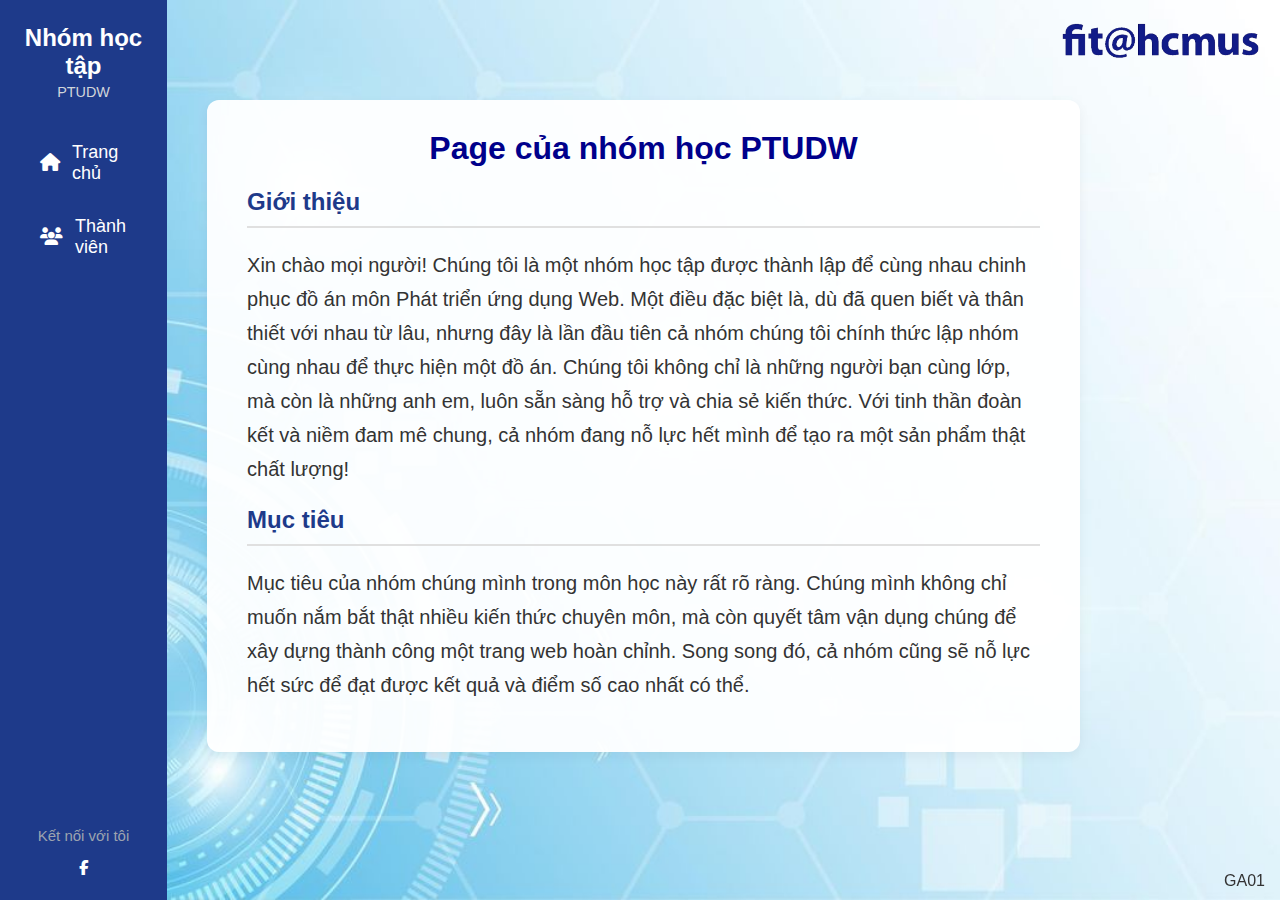
<file: index.html>
<!DOCTYPE html>
<html lang="vi">
<head>
    <meta charset="UTF-8">
    <meta name="viewport" content="width=device-width, initial-scale=1.0">
    <title>Trang chủ - Nhóm PTUDW</title>
    
    <!-- Thư viện sài icon -->
    <link rel="stylesheet" href="https://cdnjs.cloudflare.com/ajax/libs/font-awesome/6.5.1/css/all.min.css">
    
    <style>
        body {
            background-image: url('img/logo.png'), url('img/bg.png');
            background-repeat: no-repeat, no-repeat;
            background-position: right 20px top 20px, center center;
            background-attachment: fixed, fixed;
            background-size: 200px, cover;
            margin: 0;
            font-family: -apple-system, BlinkMacSystemFont, "Segoe UI", Roboto, Helvetica, Arial, sans-serif;
            color: #333;
            display: flex; 
            min-height: 100vh;
        }

        .sidebar {
            width: 600px; 
            background-color: #1e3a8a; 
            color: #ffffff;
            display: flex;
            flex-direction: column; 
            padding: 24px;
            height: 100vh; 
            box-sizing: border-box; 
            position: sticky; 
            top: 0;
        }

        .sidebar-header {
            text-align: center;
            margin-bottom: 30px;
        }

        .sidebar-header h2 {
            margin: 0;
            font-size: 1.5rem;
        }

        .sidebar-header p {
            margin: 4px 0 0;
            color: #d1d5db;
            font-size: 0.9rem;
        }

        .sidebar-nav {
            flex-grow: 1; 
        }

        .sidebar-nav ul {
            list-style: none; 
            padding: 0;
            margin: 0;
        }

        .sidebar-nav li {
            margin-bottom: 8px;
        }

        .sidebar-nav a {
            display: flex;
            align-items: center;
            padding: 12px 16px;
            border-radius: 8px;
            font-weight: 500;
            font-size: large; 
            text-decoration: none;
            color: #ffffff;
            transition: all 0.3s ease;
        }

        .sidebar-nav a i {
            width: 24px;
            margin-right: 12px; 
            text-align: center;
        }
        
        .sidebar-nav a:hover { 
            background-color: #1e40af; 
            transform: translateX(5px); 
        }

        .sidebar-footer {
            margin-top: auto; 
            text-align: center;
            color: #9ca3af; 
            font-size: 15px;
        }

        .sidebar-footer a {
            color: #ffffff; 
            text-decoration: none;
            margin: 0 5px;
        }

        .main-content {
            flex-grow: 1; 
            padding: 40px;
            overflow-y: auto; 
        }

        .main-content footer {
            position: fixed;
            bottom: 0;
            right: 0;
            padding: 10px 15px;
        }

        /* Tạo cái khung */
        .content-card {
            background-color: rgba(255, 255, 255, 0.95); 
            border-radius: 12px;
            padding: 30px 40px;
            box-shadow: 0 4px 12px rgba(0, 0, 0, 0.05);
            max-width: calc(100% - 240px); 
            margin-top: 60px;
        }

        .content-card h1 {
            color: darkblue; 
            text-align: center; 
            margin-top: 0;
        }

        .content-card h2 {
            color: #1e3a8a; 
            border-bottom: 2px solid #e0e0e0;
            padding-bottom: 10px;
        }
        
        .content-card p {
            font-size: 20px; 
            line-height: 1.7; 
        }

        .content-card li {
            font-size: 20px; 
            line-height: 1.7; 
        }

    </style>
</head>
<body>

    <aside class="sidebar">
        
        <div class="sidebar-header">
            <h2>Nhóm học tập</h2>
            <p>PTUDW</p>
        </div>
        
        <nav class="sidebar-nav">
            <ul>
                <li> 
                    <a href="index.html" class="active">
                        <i class="fas fa-home"></i> Trang chủ
                    </a>
                </li>
                <li> 
                    <a href="members.html">
                        <i class="fas fa-users"></i> Thành viên
                    </a>
                </li>
            </ul>
        </nav>

        <footer class="sidebar-footer">
            <p>Kết nối với tôi</p>
            <a href="https://www.facebook.com/share/g/19oiQixM4S/"><i class="fab fa-facebook-f"></i></a>
        </footer>
    </aside>

    <main class="main-content">

        <div class="content-card">
            
            <h1 style="color:darkblue; text-align:center">Page của nhóm học PTUDW</h1>
    
            <section>
                <h2> Giới thiệu </h2>
                <p>Xin chào mọi người! Chúng tôi là một nhóm học tập được thành lập để cùng nhau chinh phục đồ án môn Phát triển ứng dụng Web.
                    Một điều đặc biệt là, dù đã quen biết và thân thiết với nhau từ lâu, nhưng đây là lần đầu tiên cả nhóm chúng tôi chính thức lập nhóm cùng nhau để thực hiện một đồ án.
                    Chúng tôi không chỉ là những người bạn cùng lớp, mà còn là những anh em, luôn sẵn sàng hỗ trợ và chia sẻ kiến thức. Với tinh thần đoàn kết và niềm đam mê chung, cả nhóm đang nỗ lực hết mình để tạo ra một sản phẩm thật chất lượng!
            </section>

            <section>
                <h2> Mục tiêu </h2>
                <p>
                    Mục tiêu của nhóm chúng mình trong môn học này rất rõ ràng. Chúng mình không chỉ muốn nắm bắt thật nhiều kiến thức chuyên môn, mà còn quyết tâm vận dụng chúng để xây dựng thành công một trang web hoàn chỉnh. Song song đó, cả nhóm cũng sẽ nỗ lực hết sức để đạt được kết quả và điểm số cao nhất có thể.
                </p>
            </section>
            
            <footer>
                GA01
            </footer>
            
        </div> 
    </main>

</body>
</html>
</file>
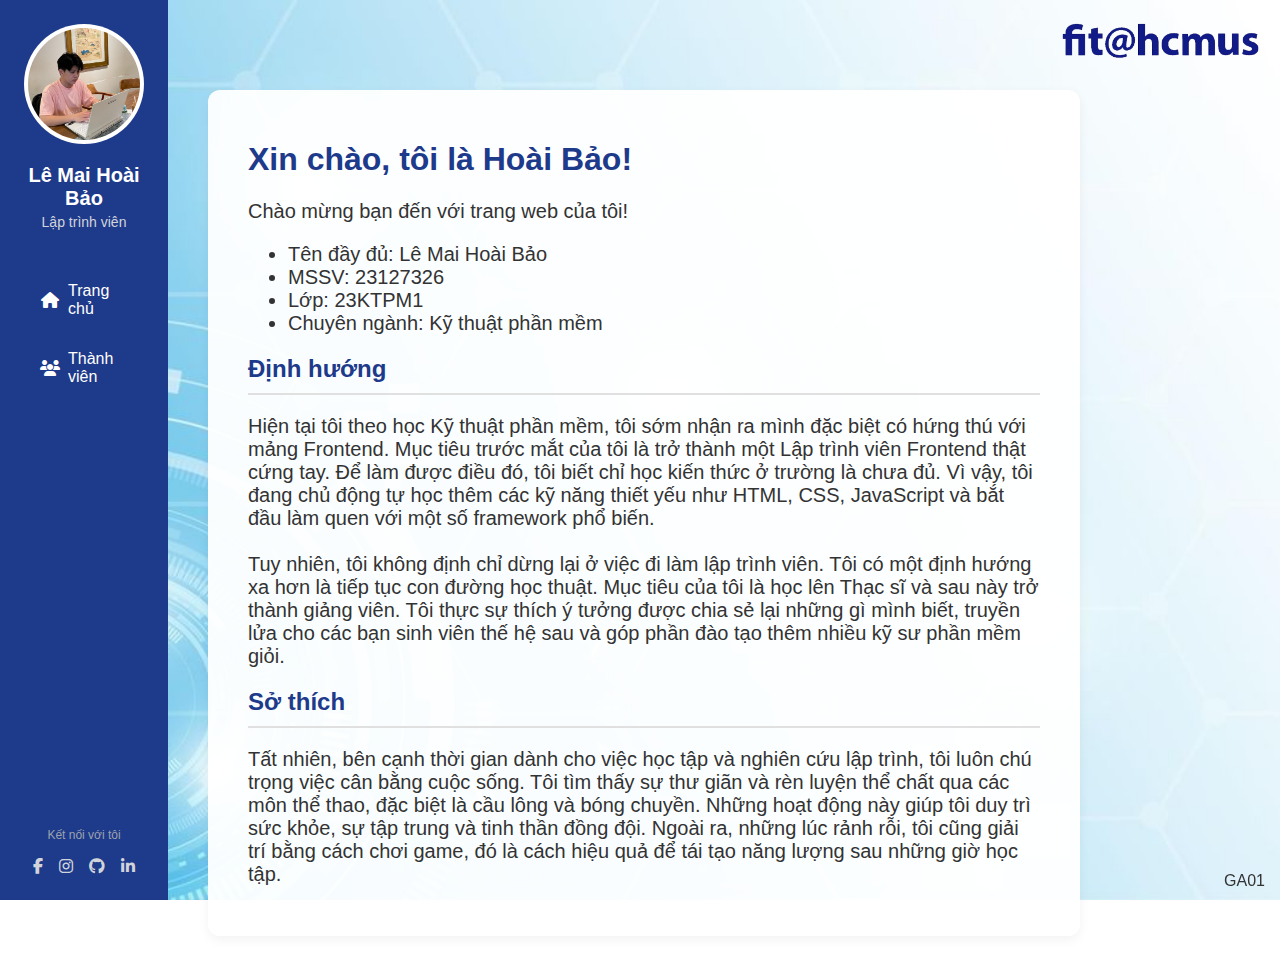
<file: bao.html>
<!DOCTYPE html>
<html lang="vi">
<head>
    <meta charset="UTF-8">
    <meta name="viewport" content="width=device-width, initial-scale=1.0">
    <title>Trang của Bảo</title>
    
    <!-- thư viện sài icon -->
    <link rel="stylesheet" href="https://cdnjs.cloudflare.com/ajax/libs/font-awesome/6.5.1/css/all.min.css">
    
    <style>
        body {
            background-image: url('img/logo.png'), url('img/bg.png');
            background-repeat: no-repeat, no-repeat;
            background-position: right 20px top 20px, center center;
            background-attachment: fixed, fixed;
            background-size: 200px, cover;
            margin: 0;
            font-family: -apple-system, BlinkMacSystemFont, "Segoe UI", Roboto, Helvetica, Arial, sans-serif;
            color: #333;
            display: flex; 
            min-height: 100vh;
        }

        /* --- Bố cục Sidebar và Nội dung chính --- */
        .sidebar {
            width: 500px;
            background-color: #1e3a8a;
            color: #ffffff;
            display: flex;
            flex-direction: column;
            padding: 24px;
            height: 100vh;
            box-sizing: border-box; 
        }

        .main-content {
            flex-grow: 1;
            padding: 40px;
        }

        .user-profile {
            text-align: center;
            margin-bottom: 40px;
        }

        .user-profile .avatar {
            width: 112px;
            height: 112px;
            border-radius: 50%;
            margin: 0 auto 16px;
            border: 4px solid rgba(255, 255, 255, 0.5);
            object-fit: cover;
            background-color: white;
        }

        .user-profile h1 {
            font-size: 1.25rem;
            font-weight: bold;
            margin: 0;
        }

        .user-profile p {
            font-size: 0.875rem;
            color: #d1d5db; 
            margin: 4px 0 0;
        }
        
        
        .sidebar-nav {
            flex-grow: 1;
        }

        .sidebar-nav a {
            display: flex;
            align-items: center;
            padding: 12px 16px;
            border-radius: 8px;
            margin-bottom: 8px;
            font-weight: 500;
            text-decoration: none;
            color: #ffffff;
            transition: all 0.3s ease;
        }

        .sidebar-nav a i {
            width: 24px;
            margin-right: 8px;
            text-align: center;
        }
        
        .sidebar-nav a:hover {
            background-color: #1e40af;
            transform: translateX(5px);
        }
        
        /* --- Liên kết mạng xã hội --- */
        .social-links-container {
            margin-top: auto;
        }

        .social-links-container p {
            text-align: center;
            font-size: 0.75rem;
            color: #9ca3af;
            margin-bottom: 16px;
        }

        .social-links {
            display: flex;
            justify-content: center;
        }

        .social-links a {
            margin: 0 8px;
            color: #d1d5db;
            transition: color 0.2s ease-in-out;
        }

        .social-links a:hover {
            color: #ffffff;
        }

        .main-content footer {
            position: fixed;
            bottom: 0;
            right: 0;
            padding: 10px 15px;
        }

        .main-content h1 {
            color:#1e3a8a
        }

        .main-content h2 {
            color:#1e3a8a;
            border-bottom: 2px solid #e0e0e0;
            padding-bottom: 10px;
        }
        .main-content p {
            font-size: 20px;
        }
        .main-content ul {
            font-size: 20px;
        }

        .content-card {
            background-color: rgba(255, 255, 255, 0.95); 
            border-radius: 12px;
            padding: 30px 40px;
            box-shadow: 0 4px 12px rgba(0, 0, 0, 0.05);
            max-width: calc(100% - 240px); 
            margin-top: 50px;
        }
    </style>
</head>
<body>

    <aside class="sidebar">
        
        <!-- hình nền -->
        <div class="user-profile">
            <img src="img/hb.png" onerror="this.onerror=null;this.src='https://placehold.co/112x112/E2E8F0/1E3A8A?text=Ava';" alt="Ảnh đại diện" class="avatar">
            <h1>Lê Mai Hoài Bảo</h1>
            <p>Lập trình viên</p>
        </div>
        
        <!-- điều hướng -->
        <nav class="sidebar-nav">
            <a href="index.html">
                <i class="fas fa-home"></i> Trang chủ
            </a>
            <a href="members.html">
                <i class="fas fa-users"></i> Thành viên
            </a>
        </nav>

        <!-- footer liên kết -->
        <footer class="social-links-container">
            <p>Kết nối với tôi</p>
            <div class="social-links">
                <a href="https://www.facebook.com/tuitenlalemaihoaibao/"><i class="fab fa-facebook-f"></i></a>
                <a href="https://www.instagram.com/hoaichaobai/"><i class="fab fa-instagram"></i></a>
                <a href="https://github.com/HB4305"><i class="fab fa-github"></i></a>
                <a href="https://www.linkedin.com/in/b%E1%BA%A3o-l%C3%AA-b09435379/"><i class="fab fa-linkedin-in"></i></a>
            </div>
        </footer>
    </aside>

    <!-- Nội dung-->
    <main class="main-content">
        <div class = "content-card">
            <section>
                <h1>Xin chào, tôi là Hoài Bảo!</h1>
                <p>Chào mừng bạn đến với trang web của tôi! </p>
                    <ul>
                        <li>Tên đầy đủ: Lê Mai Hoài Bảo</li>
                        <li>MSSV: 23127326</li>
                        <li>Lớp: 23KTPM1</li>
                        <li>Chuyên ngành: Kỹ thuật phần mềm</li>
                    </ul>
            </section>

            <section>
                <h2>Định hướng</h2>
                <p>Hiện tại tôi theo học Kỹ thuật phần mềm, tôi sớm nhận ra mình đặc biệt có hứng thú với mảng Frontend.  Mục tiêu trước mắt của tôi là trở thành một Lập trình viên Frontend thật cứng tay.
                Để làm được điều đó, tôi biết chỉ học kiến thức ở trường là chưa đủ. Vì vậy, tôi đang chủ động tự học thêm các kỹ năng thiết yếu như HTML, CSS, JavaScript và bắt đầu làm quen với một số framework phổ biến.
                <br><br>
                Tuy nhiên, tôi không định chỉ dừng lại ở việc đi làm lập trình viên. Tôi có một định hướng xa hơn là tiếp tục con đường học thuật. Mục tiêu của tôi là học lên Thạc sĩ và sau này trở thành giảng viên. Tôi thực sự thích ý tưởng được chia sẻ lại những gì mình biết, truyền lửa cho các bạn sinh viên thế hệ sau và góp phần đào tạo thêm nhiều kỹ sư phần mềm giỏi.</p>
            </section>

            <section>
                <h2>Sở thích</h2>
                <p>Tất nhiên, bên cạnh thời gian dành cho việc học tập và nghiên cứu lập trình, tôi luôn chú trọng việc cân bằng cuộc sống. Tôi tìm thấy sự thư giãn và rèn luyện thể chất qua các môn thể thao, đặc biệt là cầu lông và bóng chuyền. Những hoạt động này giúp tôi duy trì sức khỏe, sự tập trung và tinh thần đồng đội. Ngoài ra, những lúc rảnh rỗi, tôi cũng giải trí bằng cách chơi game, đó là cách hiệu quả để tái tạo năng lượng sau những giờ học tập.</p>
            </section>

            <footer>
                GA01
            </footer>
        </div>
    </main>

    
</body>
</html>
</file>
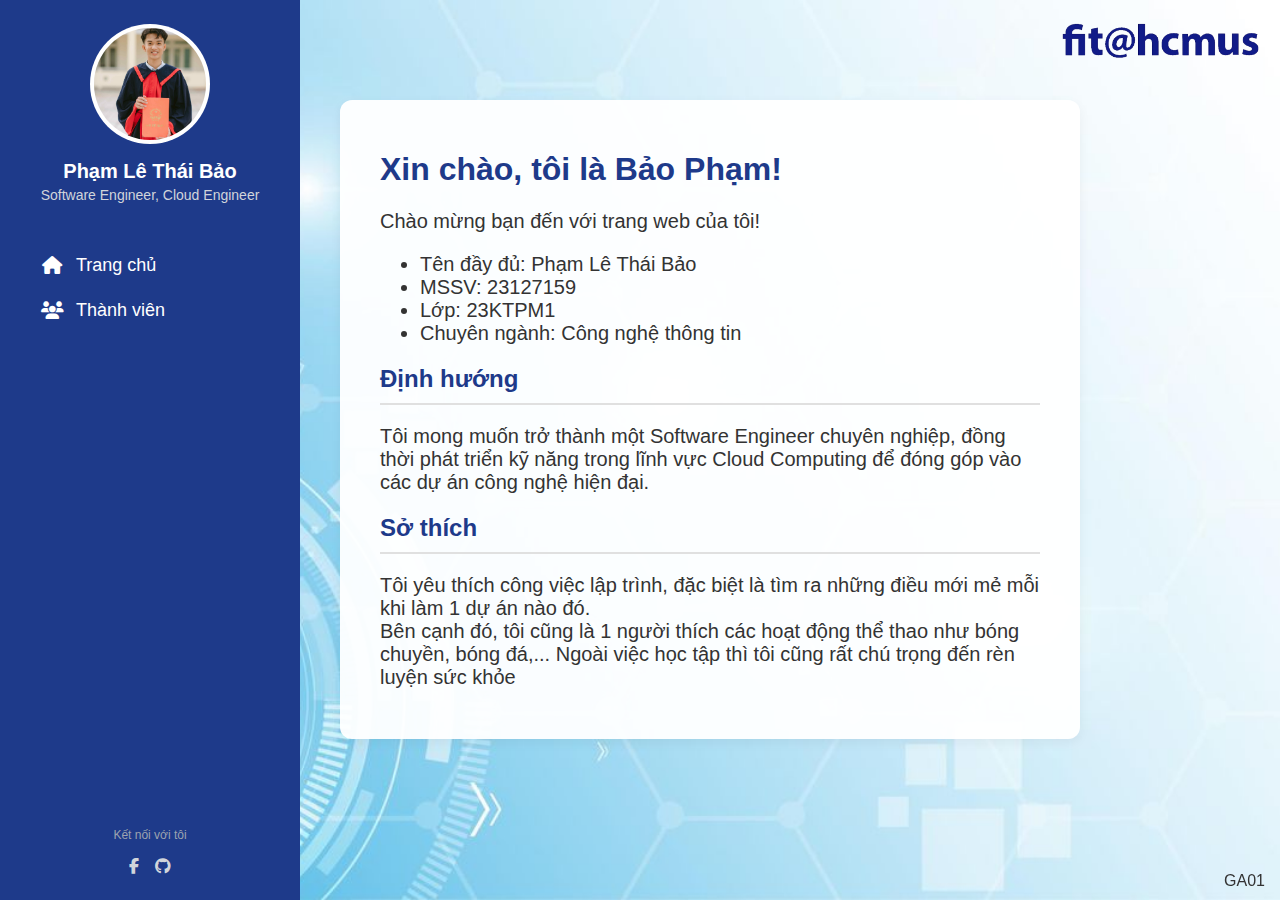
<file: baopham.html>
<!DOCTYPE html>
<html lang="en">
<head>
    <meta charset="UTF-8">
    <meta name="viewport" content="width=device-width, initial-scale=1.0">

    <title>Trang của Bảo Phạm</title>

    <link rel="stylesheet" href="https://cdnjs.cloudflare.com/ajax/libs/font-awesome/6.5.1/css/all.min.css">
    <link rel="stylesheet" href="style.css">  
</head>
<body>
    <aside class="sidebar">
        <div class="user-profile">
            <img src="img/Bảo.jpeg" alt="Bảo Phạm" onerror="this.onerror=null;this.src='https://placehold.co/112x112/E2E8F0/1E3A8A?text=Ava';" class="avatar">
            <h1 class="profile-name">Phạm Lê Thái Bảo</h1>
            <p>Software Engineer, Cloud Engineer</p>
        </div>

        <nav class="sidebar-nav">
            <a href="index.html">
                <i class="fas fa-home"></i> Trang chủ
            </a>
            <a href="members.html">
                <i class="fas fa-users"></i> Thành viên
            </a>
        </nav>

        <footer class="social-links-container">
            <p>Kết nối với tôi</p>
            <div class="social-links">
                <a href="https://web.facebook.com/bao.pham.26344"><i class="fab fa-facebook-f"></i></a>
                <a href="https://github.com/JayceCoder21012005i"><i class="fab fa-github"></i></a>
            </div>
        </footer>
    </aside>

    <main class="main-content">
        <div class="content-card">
            <section>
                <h1>Xin chào, tôi là Bảo Phạm!</h1>
                <p>Chào mừng bạn đến với trang web của tôi!</p>
                <ul>
                    <li>Tên đầy đủ: Phạm Lê Thái Bảo</li>
                    <li>MSSV: 23127159</li>
                    <li>Lớp: 23KTPM1</li>
                    <li>Chuyên ngành: Công nghệ thông tin</li>
                </ul>
            </section>

            <section>
                <h2>Định hướng</h2>
                <p>Tôi mong muốn trở thành một Software Engineer chuyên nghiệp, đồng thời phát triển kỹ năng trong lĩnh vực Cloud Computing để đóng góp vào các dự án công nghệ hiện đại.</p>
            </section>

            <section>
                <h2>Sở thích</h2>
                <p>
                    Tôi yêu thích công việc lập trình, đặc biệt là tìm ra những điều mới mẻ mỗi khi làm 1 dự án nào đó. 
                    <br>
                    Bên cạnh đó, tôi cũng là 1 người thích các hoạt động thể thao như bóng chuyền, bóng đá,... Ngoài việc học tập thì tôi cũng rất chú trọng đến rèn luyện sức khỏe
                </p>
            </section>

            <footer>GA01</footer>
        </div>
    </main>
</body>
</html>
</file>
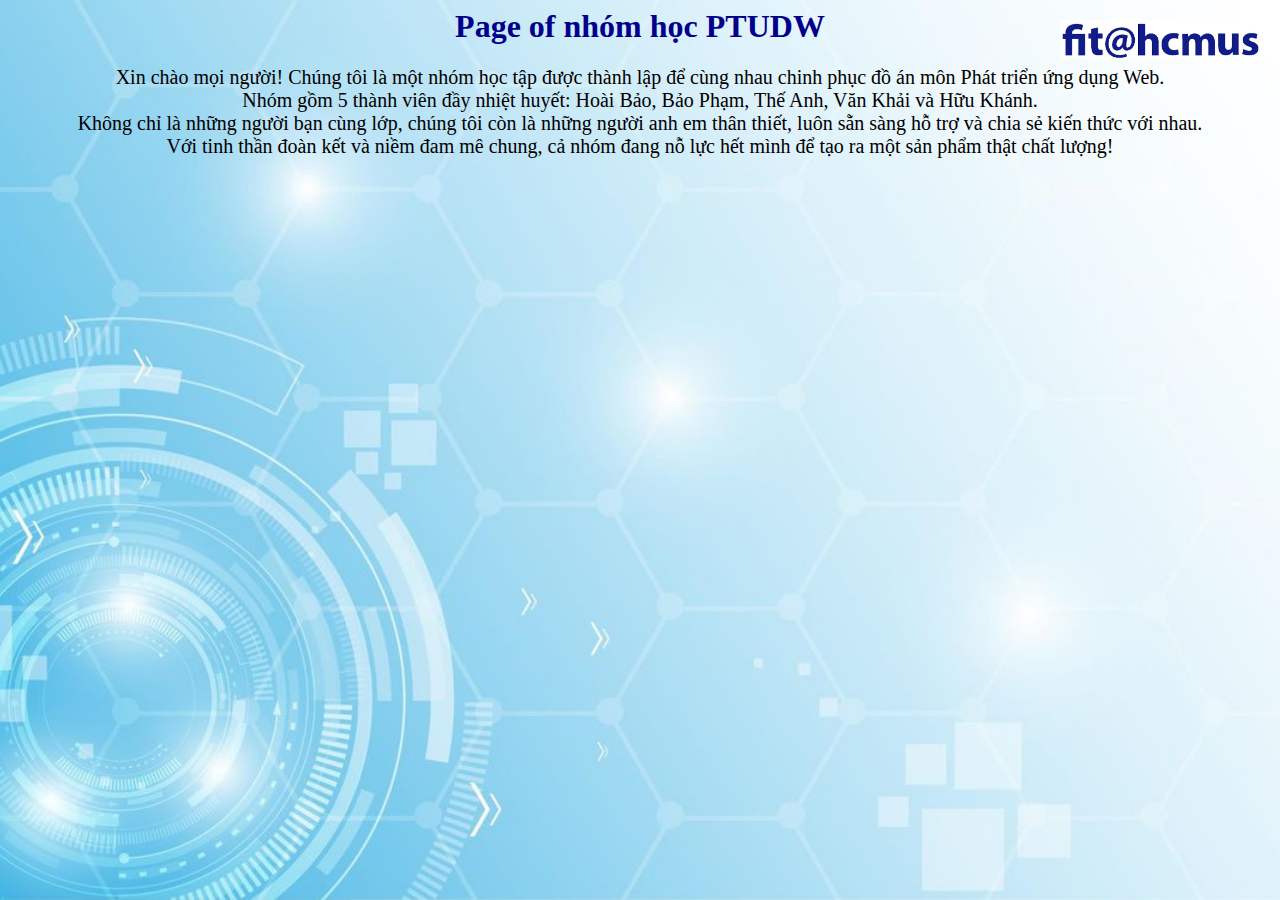
<file: home.html>
<html lang="en">
<head>
    <meta charset="UTF-8">
    <meta name="viewport" content="width=device-width, initial-scale=1.0">
    <title>Document</title>
    <style>
        body {
            background-image: url('ava.png'), url('bg.png');
            background-repeat: no-repeat, no-repeat;
            background-position:right 20px top 20px, center center;
            background-attachment: fixed, fixed;
            background-size: 200px, cover;
        }
    </style>
</head>
<body>
    <h1 style="color:darkblue; text-align:center">Page of nhóm học PTUDW</h1>
    <p style="text-align: center; font-size: 20px;">Xin chào mọi người! Chúng tôi là một nhóm học tập được thành lập để cùng nhau chinh phục đồ án môn Phát triển ứng dụng Web. <br> 
        Nhóm gồm 5 thành viên đầy nhiệt huyết: Hoài Bảo, Bảo Phạm, Thế Anh, Văn Khải và Hữu Khánh. <br>
        Không chỉ là những người bạn cùng lớp, chúng tôi còn là những người anh em thân thiết, luôn sẵn sàng hỗ trợ và chia sẻ kiến thức với nhau. <br>
        Với tinh thần đoàn kết và niềm đam mê chung, cả nhóm đang nỗ lực hết mình để tạo ra một sản phẩm thật chất lượng!</p>
</body>
</html>
</file>
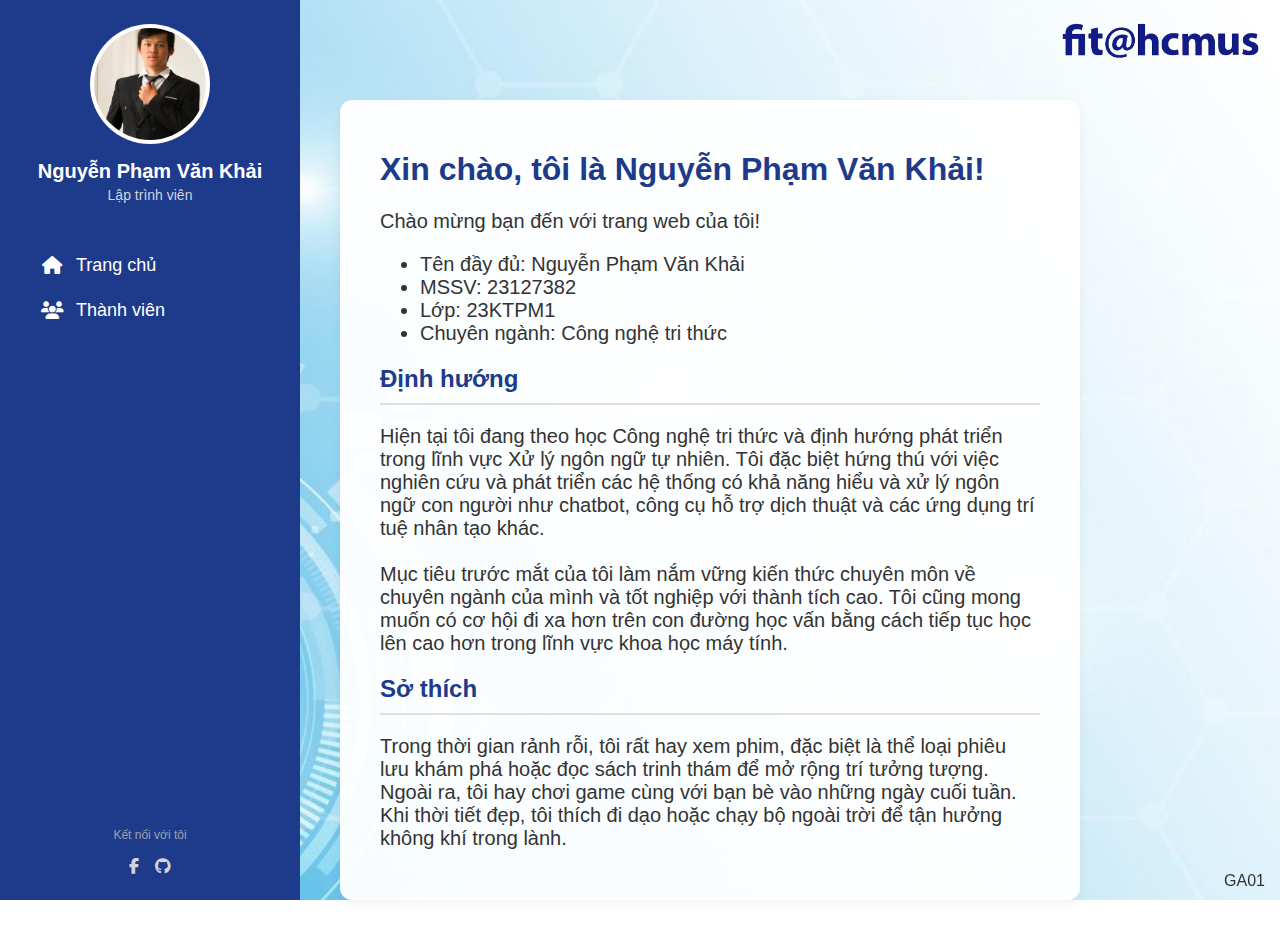
<file: khai.html>
<!DOCTYPE html>
<html lang="vi">

<head>
    <meta charset="UTF-8">
    <meta name="viewport" content="width=device-width, initial-scale=1.0">
    <title>Trang của Khải</title>

    <!-- thư viện sài icon -->
    <link rel="stylesheet" href="https://cdnjs.cloudflare.com/ajax/libs/font-awesome/6.5.1/css/all.min.css">
    <link rel="stylesheet" href="style.css">
</head>

<body>

    <aside class="sidebar">

        <!-- hình nền -->
        <div class="user-profile">
            <img src="img/vk.jpg"
                onerror="this.onerror=null;this.src='https://placehold.co/112x112/E2E8F0/1E3A8A?text=Ava';"
                alt="Ảnh đại diện" class="avatar">
            <h1>Nguyễn Phạm Văn Khải</h1>
            <p>Lập trình viên</p>
        </div>

        <!-- điều hướng -->
        <nav class="sidebar-nav">
            <a href="index.html">
                <i class="fas fa-home"></i> Trang chủ
            </a>
            <a href="members.html">
                <i class="fas fa-users"></i> Thành viên
            </a>
        </nav>

        <!-- footer liên kết -->
        <footer class="social-links-container">
            <p>Kết nối với tôi</p>
            <div class="social-links">
                <a href="https://www.facebook.com/khaisdf123"><i class="fab fa-facebook-f"></i></a>
                <a href="https://github.com/khaivole11"><i class="fab fa-github"></i></a>
            </div>
        </footer>
    </aside>

    <!-- Nội dung-->
    <main class="main-content">
        <div class="content-card">
            <section>
                <h1>Xin chào, tôi là Nguyễn Phạm Văn Khải!</h1>
                <p>Chào mừng bạn đến với trang web của tôi! </p>
                <ul>
                    <li>Tên đầy đủ: Nguyễn Phạm Văn Khải</li>
                    <li>MSSV: 23127382</li>
                    <li>Lớp: 23KTPM1</li>
                    <li>Chuyên ngành: Công nghệ tri thức</li>
                </ul>
            </section>

            <section>
                <h2>Định hướng</h2>
                <p>Hiện tại tôi đang theo học Công nghệ tri thức và định hướng phát triển trong lĩnh vực Xử lý ngôn ngữ
                    tự nhiên. Tôi đặc biệt hứng thú với việc nghiên cứu và phát triển các hệ thống có khả năng hiểu và
                    xử lý ngôn ngữ con người như chatbot, công cụ hỗ trợ dịch thuật và các ứng dụng trí tuệ nhân tạo khác.
                    <br><br>
                    Mục tiêu trước mắt của tôi làm nắm vững kiến thức chuyên môn về chuyên ngành của mình và tốt nghiệp
                    với thành tích cao. Tôi cũng mong muốn có cơ hội đi xa hơn trên con đường học vấn bằng cách tiếp tục
                    học lên cao hơn trong lĩnh vực khoa học máy tính.
                </p>
            </section>

            <section>
                <h2>Sở thích</h2>
                <p>
                    Trong thời gian rảnh rỗi, tôi rất hay xem phim, đặc biệt là thể loại phiêu lưu khám phá hoặc đọc
                    sách trinh thám để mở rộng trí tưởng tượng. Ngoài ra, tôi hay chơi game cùng với bạn bè vào những
                    ngày cuối tuần. Khi thời tiết đẹp, tôi thích đi dạo hoặc chạy bộ ngoài trời để tận hưởng không khí
                    trong lành.
                </p>
            </section>

            <footer>
                GA01
            </footer>
        </div>
    </main>


</body>

</html>
</file>
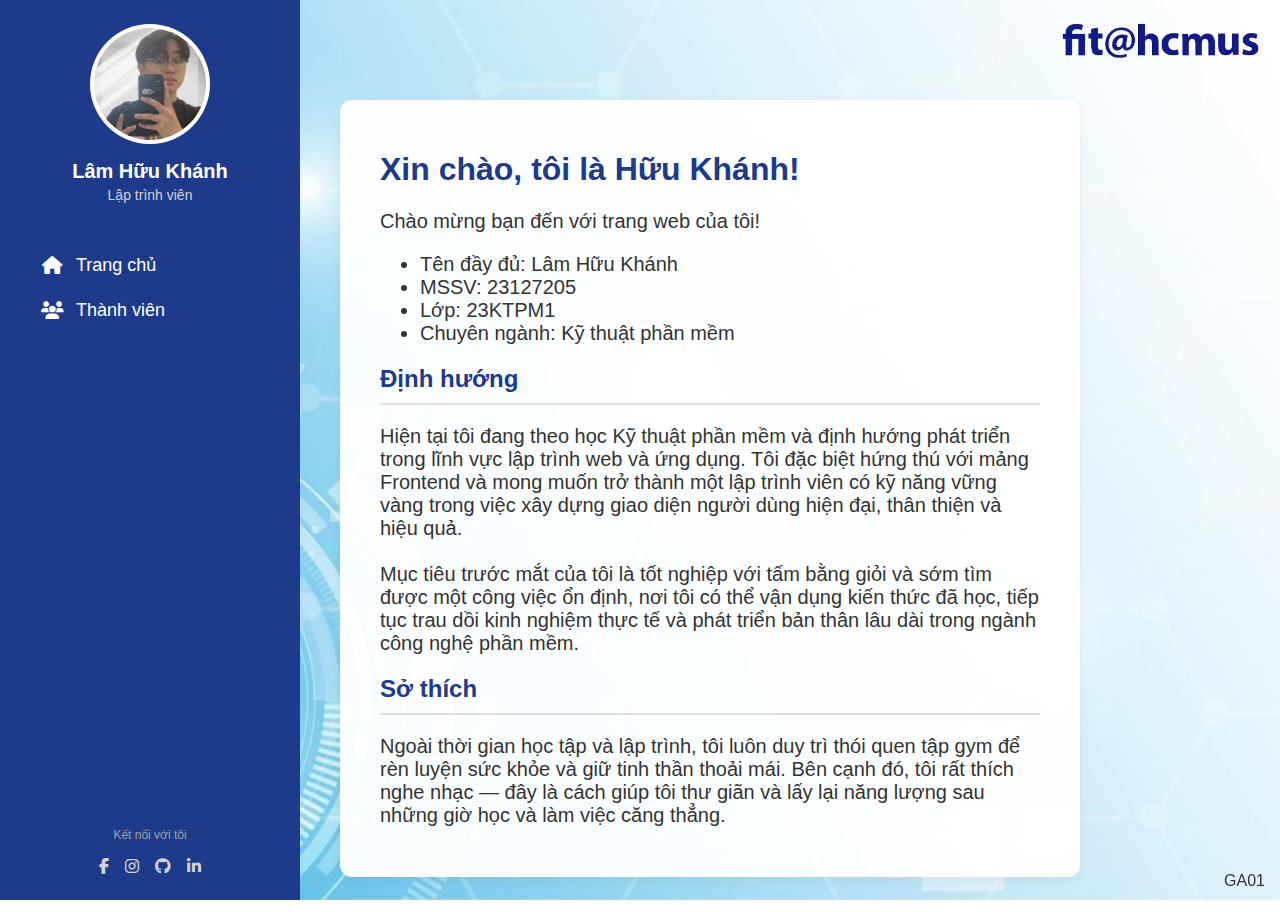
<file: khanh.html>
<!DOCTYPE html>
<html lang="vi">
<head>
    <meta charset="UTF-8">
    <meta name="viewport" content="width=device-width, initial-scale=1.0">
    <title>Trang của Khánh</title>

    <!-- thư viện sài icon -->
    <link rel="stylesheet" href="https://cdnjs.cloudflare.com/ajax/libs/font-awesome/6.5.1/css/all.min.css">
    <link rel="stylesheet" href="style.css">
</head>
<body>

    <aside class="sidebar">
        <!-- hình nền -->
        <div class="user-profile">
            <img src="img/khanh.png" onerror="this.onerror=null;this.src='https://placehold.co/112x112/E2E8F0/1E3A8A?text=Ava';" alt="Ảnh đại diện" class="avatar">
            <h1>Lâm Hữu Khánh</h1>
            <p>Lập trình viên</p>
        </div>
        
        <!-- điều hướng -->
        <nav class="sidebar-nav">
            <a href="home.html">
                <i class="fas fa-home"></i> Trang chủ
            </a>
            <a href="members.html">
                <i class="fas fa-users"></i> Thành viên
            </a>
        </nav>

        <!-- footer liên kết -->
        <footer class="social-links-container">
            <p>Kết nối với tôi</p>
            <div class="social-links">
                <a href="https://web.facebook.com/lam.khanh.2005"><i class="fab fa-facebook-f"></i></a>
                <a href="https://www.instagram.com/khanhhh/0_o/"><i class="fab fa-instagram"></i></a>
                <a href="https://github.com/LamKhanh05/"><i class="fab fa-github"></i></a>
                <a href="https://www.linkedin.com/in/kh%C3%A1nh-l%C3%A2m-43733737a/"><i class="fab fa-linkedin-in"></i></a>
            </div>
        </footer>
    </aside>

    <!-- Nội dung-->
    <main class="main-content">
        <div class = "content-card">
            <section>
                <h1>Xin chào, tôi là Hữu Khánh!</h1>
                <p>Chào mừng bạn đến với trang web của tôi! </p>
                    <ul>
                        <li>Tên đầy đủ: Lâm Hữu Khánh</li>
                        <li>MSSV: 23127205</li>
                        <li>Lớp: 23KTPM1</li>
                        <li>Chuyên ngành: Kỹ thuật phần mềm</li>
                    </ul>
            </section>

            <section>
                <h2>Định hướng</h2>
                <p>
                    Hiện tại tôi đang theo học Kỹ thuật phần mềm và định hướng phát triển trong lĩnh vực lập trình web và ứng dụng. 
                    Tôi đặc biệt hứng thú với mảng Frontend và mong muốn trở thành một lập trình viên có kỹ năng vững vàng trong việc xây dựng giao diện người dùng hiện đại, thân thiện và hiệu quả.
                    <br><br>
                    Mục tiêu trước mắt của tôi là tốt nghiệp với tấm bằng giỏi và sớm tìm được một công việc ổn định, 
                    nơi tôi có thể vận dụng kiến thức đã học, tiếp tục trau dồi kinh nghiệm thực tế và phát triển bản thân lâu dài trong ngành công nghệ phần mềm.
                </p>
            </section>

            <section>
                <h2>Sở thích</h2>
                <p>
                    Ngoài thời gian học tập và lập trình, tôi luôn duy trì thói quen tập gym để rèn luyện sức khỏe và giữ tinh thần thoải mái. 
                    Bên cạnh đó, tôi rất thích nghe nhạc — đây là cách giúp tôi thư giãn và lấy lại năng lượng sau những giờ học và làm việc căng thẳng.
                </p>
            </section>  

            <footer>
                GA01
            </footer>
        </div>
    </main>

    
</body>
</html>
</file>
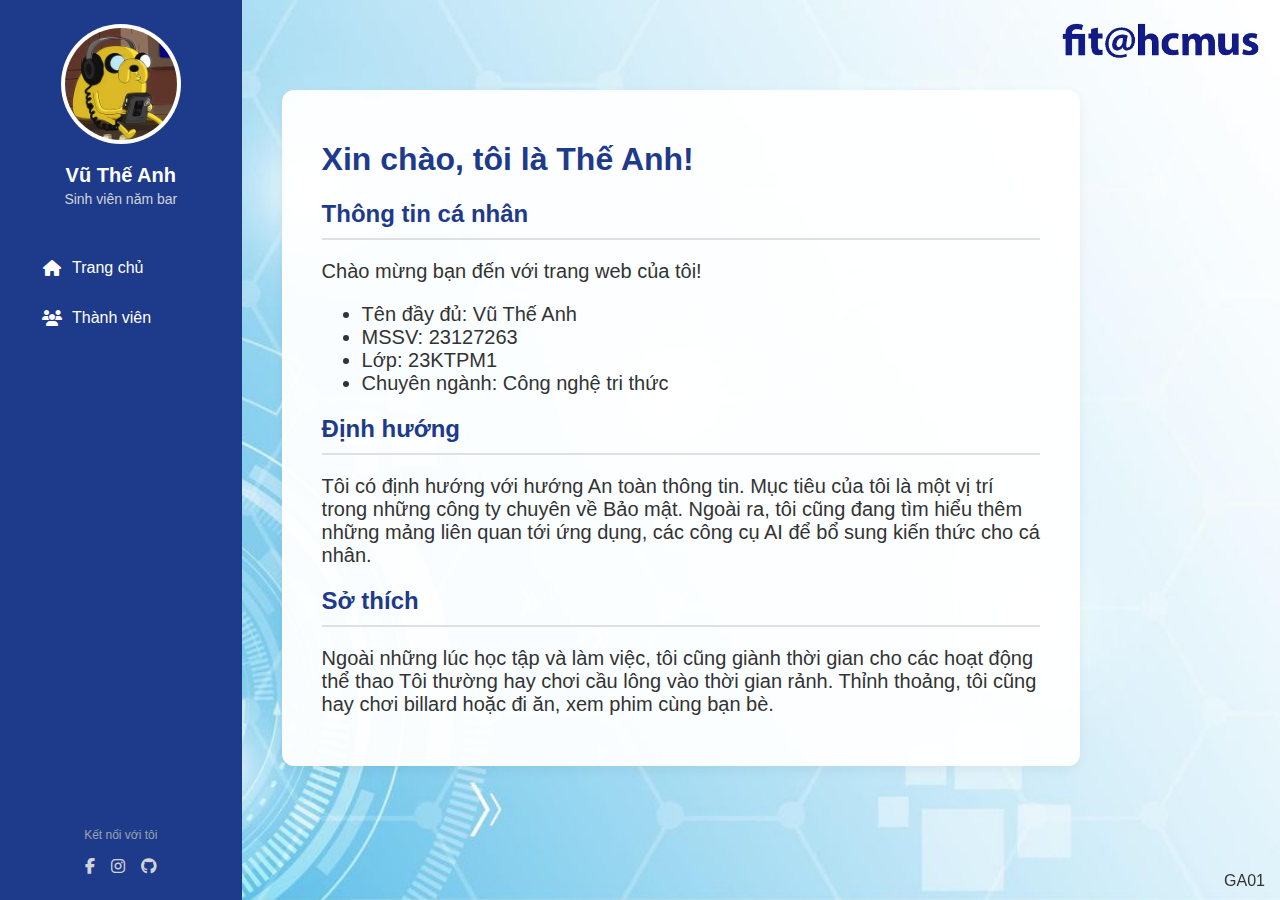
<file: ta.html>
<!DOCTYPE html>
<html lang="vi">
<head>
    <meta charset="UTF-8">
    <meta name="viewport" content="width=device-width, initial-scale=1.0">
    <title>Trang của Thế Anh</title>
    
    <!-- thư viện sài icon -->
    <link rel="stylesheet" href="https://cdnjs.cloudflare.com/ajax/libs/font-awesome/6.5.1/css/all.min.css">
    
    <style>
        body {
            background-image: url('img/logo.png'), url('img/bg.png');
            background-repeat: no-repeat, no-repeat;
            background-position: right 20px top 20px, center center;
            background-attachment: fixed, fixed;
            background-size: 200px, cover;
            margin: 0;
            font-family: -apple-system, BlinkMacSystemFont, "Segoe UI", Roboto, Helvetica, Arial, sans-serif;
            color: #333;
            display: flex; 
            min-height: 100vh;
        }

        /* --- Bố cục Sidebar và Nội dung chính --- */
        .sidebar {
            width: 500px;
            background-color: #1e3a8a;
            color: #ffffff;
            display: flex;
            flex-direction: column;
            padding: 24px;
            height: 100vh;
            box-sizing: border-box; 
        }

        .main-content {
            flex-grow: 1;
            padding: 40px;
        }

        .user-profile {
            text-align: center;
            margin-bottom: 40px;
        }

        .user-profile .avatar {
            width: 112px;
            height: 112px;
            border-radius: 50%;
            margin: 0 auto 16px;
            border: 4px solid rgba(255, 255, 255, 0.5);
            object-fit: cover;
            background-color: white;
        }

        .user-profile h1 {
            font-size: 1.25rem;
            font-weight: bold;
            margin: 0;
        }

        .user-profile p {
            font-size: 0.875rem;
            color: #d1d5db; 
            margin: 4px 0 0;
        }
        
        
        .sidebar-nav {
            flex-grow: 1;
        }

        .sidebar-nav a {
            display: flex;
            align-items: center;
            padding: 12px 16px;
            border-radius: 8px;
            margin-bottom: 8px;
            font-weight: 500;
            text-decoration: none;
            color: #ffffff;
            transition: all 0.3s ease;
        }

        .sidebar-nav a i {
            width: 24px;
            margin-right: 8px;
            text-align: center;
        }
        
        .sidebar-nav a:hover {
            background-color: #1e40af;
            transform: translateX(5px);
        }
        
        /* --- Liên kết mạng xã hội --- */
        .social-links-container {
            margin-top: auto;
        }

        .social-links-container p {
            text-align: center;
            font-size: 0.75rem;
            color: #9ca3af;
            margin-bottom: 16px;
        }

        .social-links {
            display: flex;
            justify-content: center;
        }

        .social-links a {
            margin: 0 8px;
            color: #d1d5db;
            transition: color 0.2s ease-in-out;
        }

        .social-links a:hover {
            color: #ffffff;
        }

        .main-content footer {
            position: fixed;
            bottom: 0;
            right: 0;
            padding: 10px 15px;
        }

        .main-content h1 {
            color:#1e3a8a
        }

        .main-content h2 {
            color:#1e3a8a;
            border-bottom: 2px solid #e0e0e0;
            padding-bottom: 10px;
        }
        .main-content p {
            font-size: 20px;
        }
        .main-content ul {
            font-size: 20px;
        }

        .content-card {
            background-color: rgba(255, 255, 255, 0.95); 
            border-radius: 12px;
            padding: 30px 40px;
            box-shadow: 0 4px 12px rgba(0, 0, 0, 0.05);
            max-width: calc(100% - 240px); 
            margin-top: 50px;
        }
    </style>
</head>
<body>

    <aside class="sidebar">
        
        <!-- hình nền -->
        <div class="user-profile">
            <img src="img/1.gif" onerror="this.onerror=null;this.src='https://placehold.co/112x112/E2E8F0/1E3A8A?text=Ava';" alt="Ảnh đại diện" class="avatar">
            <h1>Vũ Thế Anh</h1>
            <p> Sinh viên năm bar </p>
        </div>
        
        <!-- điều hướng -->
        <nav class="sidebar-nav">
            <a href="home.html">
                <i class="fas fa-home"></i> Trang chủ
            </a>
            <a href="members.html">
                <i class="fas fa-users"></i> Thành viên
            </a>
        </nav>

        <!-- footer liên kết -->
        <footer class="social-links-container">
            <p>Kết nối với tôi</p>
            <div class="social-links">
                <a href="https://www.facebook.com/theanh.vu205"><i class="fab fa-facebook-f"></i></a>
                <a href="https://www.instagram.com/theanh_vu205/"><i class="fab fa-instagram"></i></a>
                <a href="https://github.com/tiiayyluvbear"><i class="fab fa-github"></i></a>
                <!-- <a href="https://www.linkedin.com/in/b%E1%BA%A3o-l%C3%AA-b09435379/"><i class="fab fa-linkedin-in"></i></a> -->
            </div>
        </footer>
    </aside>

    <!-- Nội dung-->
    <main class="main-content">
        <div class = "content-card">
            <section>
                <h1>Xin chào, tôi là Thế Anh!</h1>
                <h2> Thông tin cá nhân </h2>
                <p>Chào mừng bạn đến với trang web của tôi! </p>
                    <ul>
                        <li>Tên đầy đủ: Vũ Thế Anh</li>
                        <li>MSSV: 23127263</li>
                        <li>Lớp: 23KTPM1</li>
                        <li>Chuyên ngành: Công nghệ tri thức</li>
                    </ul>
            </section>

            <section>
                <h2>Định hướng</h2>
                <p> 
                    Tôi có định hướng với hướng An toàn thông tin. Mục tiêu của tôi là một vị trí trong
                    những công ty chuyên về Bảo mật. Ngoài ra, tôi cũng đang tìm hiểu thêm những mảng liên quan
                    tới ứng dụng, các công cụ AI để bổ sung kiến thức cho cá nhân.
                </p>
            </section>

            <section>
                <h2>Sở thích</h2>
                <p>
                    Ngoài những lúc học tập và làm việc, tôi cũng giành thời gian cho các hoạt động thể thao
                    Tôi thường hay chơi cầu lông vào thời gian rảnh. Thỉnh thoảng, tôi cũng hay chơi billard
                    hoặc đi ăn, xem phim cùng bạn bè.
                </p>
            </section>

            <footer>
                GA01
            </footer>
        </div>
    </main>

    
</body>
</html>
</file>
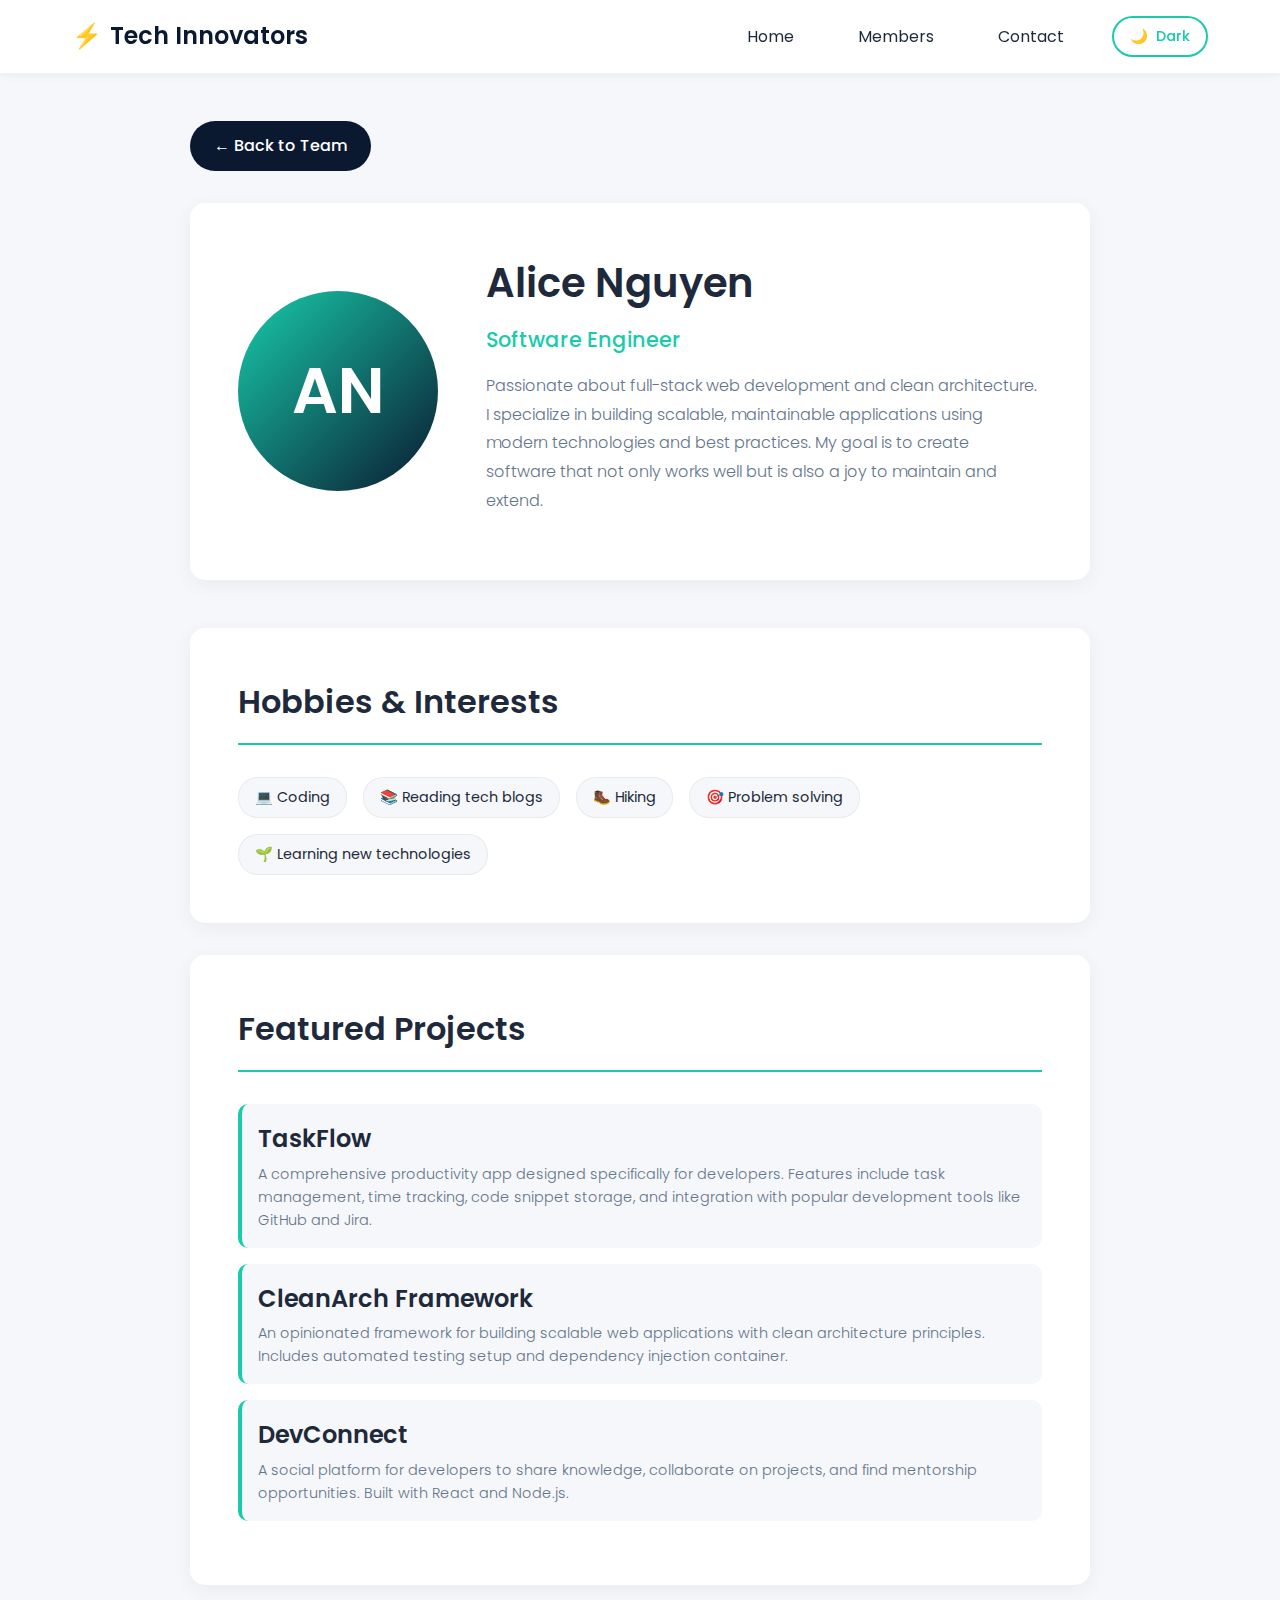
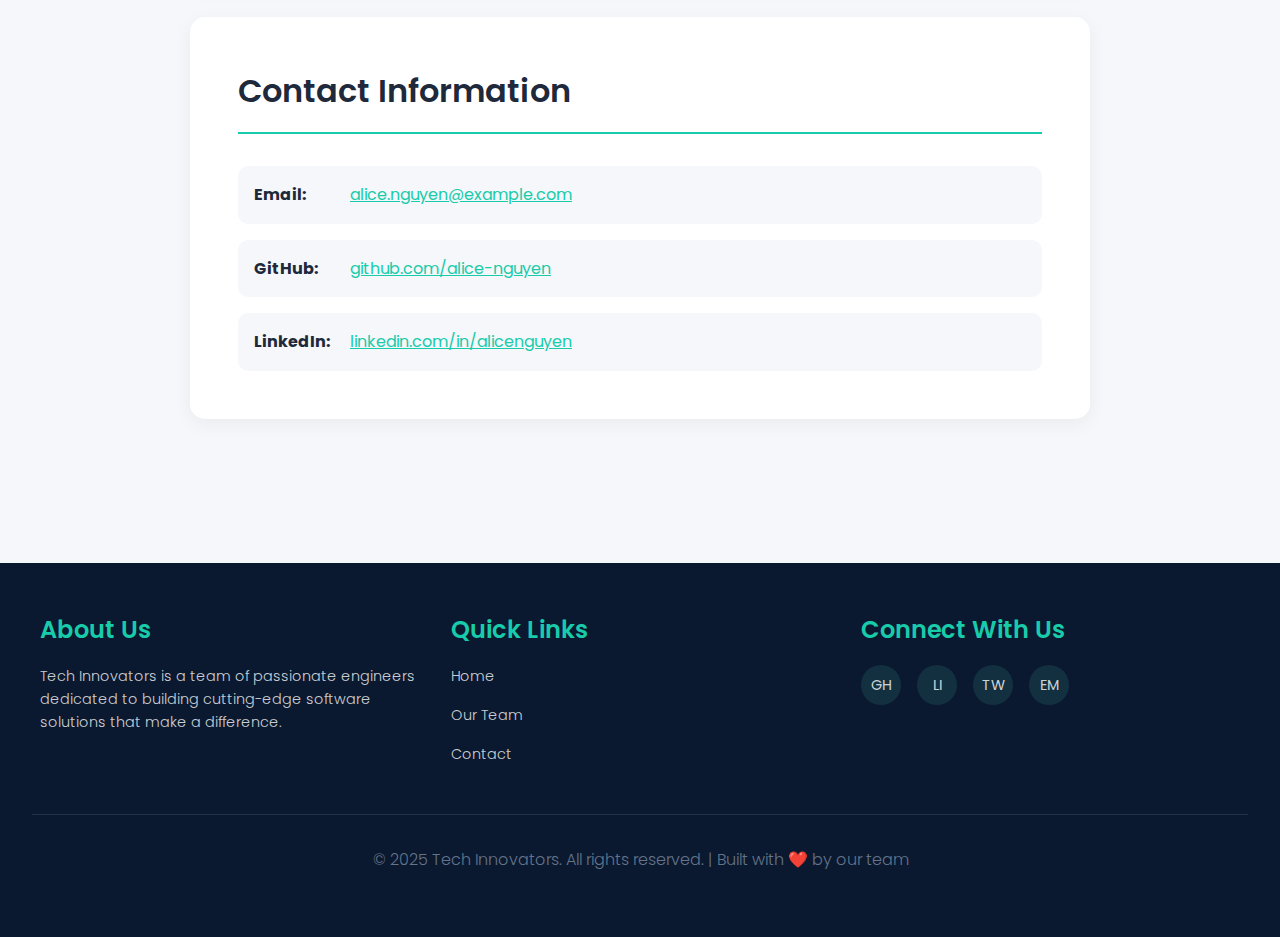
<file: members/member1.html>
<!DOCTYPE html>
<html lang="en">
<head>
    <meta charset="UTF-8">
    <meta name="viewport" content="width=device-width, initial-scale=1.0">
    <meta name="description" content="Alice Nguyen - Software Engineer passionate about full-stack web development and clean architecture.">
    <meta name="keywords" content="software engineer, full-stack developer, web development, Alice Nguyen">
    <meta name="author" content="Tech Innovators Team">
    
    <title>Alice Nguyen - Software Engineer | Tech Innovators</title>
    
    <!-- CSS -->
    <link rel="stylesheet" href="../css/style.css">
</head>
<body>
    <!-- Header & Navigation -->
    <header role="banner">
        <nav role="navigation" aria-label="Main navigation">
            <div class="logo">
                <span>⚡</span> Tech Innovators
            </div>
            
            <ul class="nav-links" id="navLinks">
                <li><a href="../index.html">Home</a></li>
                <li><a href="../index.html#team">Members</a></li>
                <li><a href="../index.html#contact">Contact</a></li>
                <li>
                    <button class="theme-toggle" id="themeToggle" aria-label="Toggle dark mode">
                        <span id="themeIcon">🌙</span>
                        <span id="themeText">Dark</span>
                    </button>
                </li>
            </ul>
            
            <div class="menu-toggle" id="menuToggle" aria-label="Toggle menu">
                <span></span>
                <span></span>
                <span></span>
            </div>
        </nav>
    </header>

    <!-- Main Content -->
    <main role="main">
        <div class="profile-container">
            <a href="../index.html" class="back-btn">
                ← Back to Team
            </a>

            <!-- Profile Header -->
            <div class="profile-header">
                <div class="profile-image" aria-hidden="true">
                    AN
                </div>
                <div class="profile-info">
                    <h1>Alice Nguyen</h1>
                    <p class="profile-role">Software Engineer</p>
                    <p class="profile-bio">
                        Passionate about full-stack web development and clean architecture. 
                        I specialize in building scalable, maintainable applications using modern 
                        technologies and best practices. My goal is to create software that not only 
                        works well but is also a joy to maintain and extend.
                    </p>
                </div>
            </div>

            <!-- Hobbies Section -->
            <section class="profile-section" aria-labelledby="hobbies-heading">
                <h2 id="hobbies-heading">Hobbies & Interests</h2>
                <ul class="hobbies-list">
                    <li>💻 Coding</li>
                    <li>📚 Reading tech blogs</li>
                    <li>🥾 Hiking</li>
                    <li>🎯 Problem solving</li>
                    <li>🌱 Learning new technologies</li>
                </ul>
            </section>

            <!-- Projects Section -->
            <section class="profile-section" aria-labelledby="projects-heading">
                <h2 id="projects-heading">Featured Projects</h2>
                <ul class="projects-list">
                    <li class="project-item">
                        <h3>TaskFlow</h3>
                        <p>
                            A comprehensive productivity app designed specifically for developers. 
                            Features include task management, time tracking, code snippet storage, 
                            and integration with popular development tools like GitHub and Jira.
                        </p>
                    </li>
                    <li class="project-item">
                        <h3>CleanArch Framework</h3>
                        <p>
                            An opinionated framework for building scalable web applications with 
                            clean architecture principles. Includes automated testing setup and 
                            dependency injection container.
                        </p>
                    </li>
                    <li class="project-item">
                        <h3>DevConnect</h3>
                        <p>
                            A social platform for developers to share knowledge, collaborate on 
                            projects, and find mentorship opportunities. Built with React and Node.js.
                        </p>
                    </li>
                </ul>
            </section>

            <!-- Contact Section -->
            <section class="profile-section" aria-labelledby="contact-heading">
                <h2 id="contact-heading">Contact Information</h2>
                <div class="contact-info">
                    <div class="contact-item">
                        <strong>Email:</strong>
                        <a href="mailto:alice.nguyen@example.com">alice.nguyen@example.com</a>
                    </div>
                    <div class="contact-item">
                        <strong>GitHub:</strong>
                        <a href="https://github.com/alice-nguyen" target="_blank" rel="noopener noreferrer">github.com/alice-nguyen</a>
                    </div>
                    <div class="contact-item">
                        <strong>LinkedIn:</strong>
                        <a href="https://linkedin.com/in/alicenguyen" target="_blank" rel="noopener noreferrer">linkedin.com/in/alicenguyen</a>
                    </div>
                </div>
            </section>
        </div>
    </main>

    <!-- Footer -->
    <footer role="contentinfo">
        <div class="footer-content">
            <div class="footer-section">
                <h3>About Us</h3>
                <p>Tech Innovators is a team of passionate engineers dedicated to building cutting-edge software solutions that make a difference.</p>
            </div>
            
            <div class="footer-section">
                <h3>Quick Links</h3>
                <p><a href="../index.html">Home</a></p>
                <p><a href="../index.html#team">Our Team</a></p>
                <p><a href="../index.html#contact">Contact</a></p>
            </div>
            
            <div class="footer-section">
                <h3>Connect With Us</h3>
                <ul class="social-links">
                    <li><a href="#" aria-label="GitHub">GH</a></li>
                    <li><a href="#" aria-label="LinkedIn">LI</a></li>
                    <li><a href="#" aria-label="Twitter">TW</a></li>
                    <li><a href="#" aria-label="Email">EM</a></li>
                </ul>
            </div>
        </div>
        
        <div class="footer-bottom">
            <p>&copy; 2025 Tech Innovators. All rights reserved. | Built with ❤️ by our team</p>
        </div>
    </footer>

    <!-- JavaScript -->
    <script src="../js/script.js"></script>
</body>
</html>
</file>
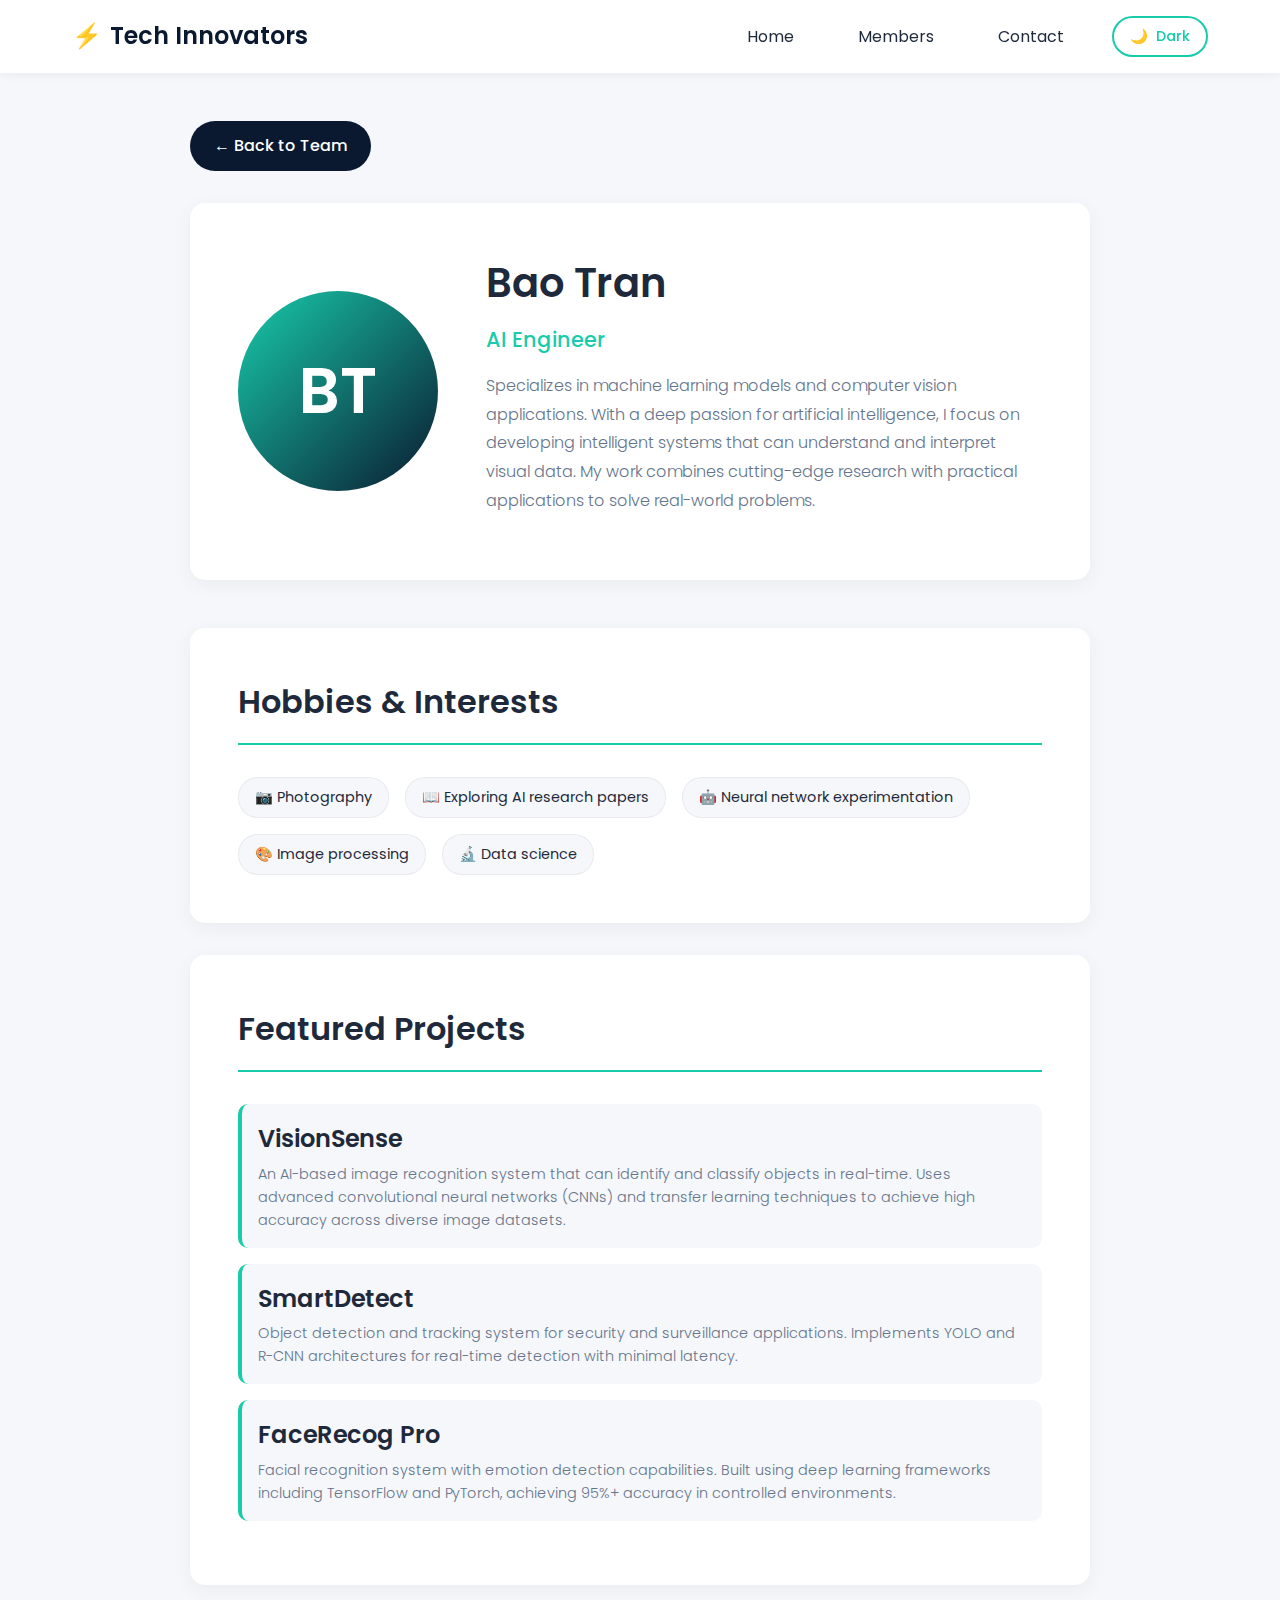
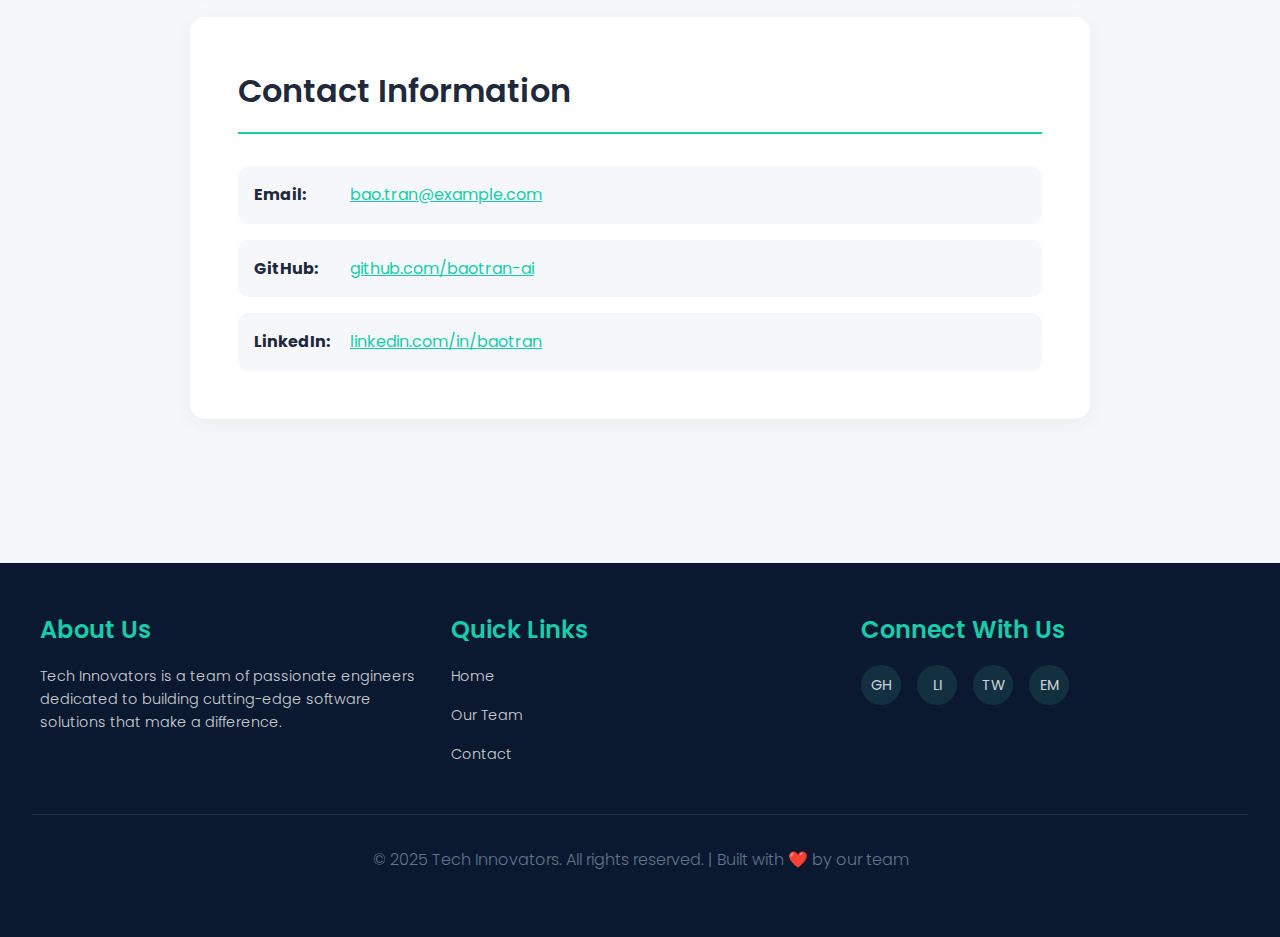
<file: members/member2.html>
<!DOCTYPE html>
<html lang="en">
<head>
    <meta charset="UTF-8">
    <meta name="viewport" content="width=device-width, initial-scale=1.0">
    <meta name="description" content="Bao Tran - AI Engineer specializing in machine learning models and computer vision applications.">
    <meta name="keywords" content="AI engineer, machine learning, computer vision, Bao Tran">
    <meta name="author" content="Tech Innovators Team">
    
    <title>Bao Tran - AI Engineer | Tech Innovators</title>
    
    <!-- CSS -->
    <link rel="stylesheet" href="../css/style.css">
</head>
<body>
    <!-- Header & Navigation -->
    <header role="banner">
        <nav role="navigation" aria-label="Main navigation">
            <div class="logo">
                <span>⚡</span> Tech Innovators
            </div>
            
            <ul class="nav-links" id="navLinks">
                <li><a href="../index.html">Home</a></li>
                <li><a href="../index.html#team">Members</a></li>
                <li><a href="../index.html#contact">Contact</a></li>
                <li>
                    <button class="theme-toggle" id="themeToggle" aria-label="Toggle dark mode">
                        <span id="themeIcon">🌙</span>
                        <span id="themeText">Dark</span>
                    </button>
                </li>
            </ul>
            
            <div class="menu-toggle" id="menuToggle" aria-label="Toggle menu">
                <span></span>
                <span></span>
                <span></span>
            </div>
        </nav>
    </header>

    <!-- Main Content -->
    <main role="main">
        <div class="profile-container">
            <a href="../index.html" class="back-btn">
                ← Back to Team
            </a>

            <!-- Profile Header -->
            <div class="profile-header">
                <div class="profile-image" aria-hidden="true">
                    BT
                </div>
                <div class="profile-info">
                    <h1>Bao Tran</h1>
                    <p class="profile-role">AI Engineer</p>
                    <p class="profile-bio">
                        Specializes in machine learning models and computer vision applications. 
                        With a deep passion for artificial intelligence, I focus on developing 
                        intelligent systems that can understand and interpret visual data. My work 
                        combines cutting-edge research with practical applications to solve real-world problems.
                    </p>
                </div>
            </div>

            <!-- Hobbies Section -->
            <section class="profile-section" aria-labelledby="hobbies-heading">
                <h2 id="hobbies-heading">Hobbies & Interests</h2>
                <ul class="hobbies-list">
                    <li>📷 Photography</li>
                    <li>📖 Exploring AI research papers</li>
                    <li>🤖 Neural network experimentation</li>
                    <li>🎨 Image processing</li>
                    <li>🔬 Data science</li>
                </ul>
            </section>

            <!-- Projects Section -->
            <section class="profile-section" aria-labelledby="projects-heading">
                <h2 id="projects-heading">Featured Projects</h2>
                <ul class="projects-list">
                    <li class="project-item">
                        <h3>VisionSense</h3>
                        <p>
                            An AI-based image recognition system that can identify and classify objects 
                            in real-time. Uses advanced convolutional neural networks (CNNs) and transfer 
                            learning techniques to achieve high accuracy across diverse image datasets.
                        </p>
                    </li>
                    <li class="project-item">
                        <h3>SmartDetect</h3>
                        <p>
                            Object detection and tracking system for security and surveillance applications. 
                            Implements YOLO and R-CNN architectures for real-time detection with minimal 
                            latency.
                        </p>
                    </li>
                    <li class="project-item">
                        <h3>FaceRecog Pro</h3>
                        <p>
                            Facial recognition system with emotion detection capabilities. Built using 
                            deep learning frameworks including TensorFlow and PyTorch, achieving 95%+ 
                            accuracy in controlled environments.
                        </p>
                    </li>
                </ul>
            </section>

            <!-- Contact Section -->
            <section class="profile-section" aria-labelledby="contact-heading">
                <h2 id="contact-heading">Contact Information</h2>
                <div class="contact-info">
                    <div class="contact-item">
                        <strong>Email:</strong>
                        <a href="mailto:bao.tran@example.com">bao.tran@example.com</a>
                    </div>
                    <div class="contact-item">
                        <strong>GitHub:</strong>
                        <a href="https://github.com/baotran-ai" target="_blank" rel="noopener noreferrer">github.com/baotran-ai</a>
                    </div>
                    <div class="contact-item">
                        <strong>LinkedIn:</strong>
                        <a href="https://linkedin.com/in/baotran" target="_blank" rel="noopener noreferrer">linkedin.com/in/baotran</a>
                    </div>
                </div>
            </section>
        </div>
    </main>

    <!-- Footer -->
    <footer role="contentinfo">
        <div class="footer-content">
            <div class="footer-section">
                <h3>About Us</h3>
                <p>Tech Innovators is a team of passionate engineers dedicated to building cutting-edge software solutions that make a difference.</p>
            </div>
            
            <div class="footer-section">
                <h3>Quick Links</h3>
                <p><a href="../index.html">Home</a></p>
                <p><a href="../index.html#team">Our Team</a></p>
                <p><a href="../index.html#contact">Contact</a></p>
            </div>
            
            <div class="footer-section">
                <h3>Connect With Us</h3>
                <ul class="social-links">
                    <li><a href="#" aria-label="GitHub">GH</a></li>
                    <li><a href="#" aria-label="LinkedIn">LI</a></li>
                    <li><a href="#" aria-label="Twitter">TW</a></li>
                    <li><a href="#" aria-label="Email">EM</a></li>
                </ul>
            </div>
        </div>
        
        <div class="footer-bottom">
            <p>&copy; 2025 Tech Innovators. All rights reserved. | Built with ❤️ by our team</p>
        </div>
    </footer>

    <!-- JavaScript -->
    <script src="../js/script.js"></script>
</body>
</html>
</file>
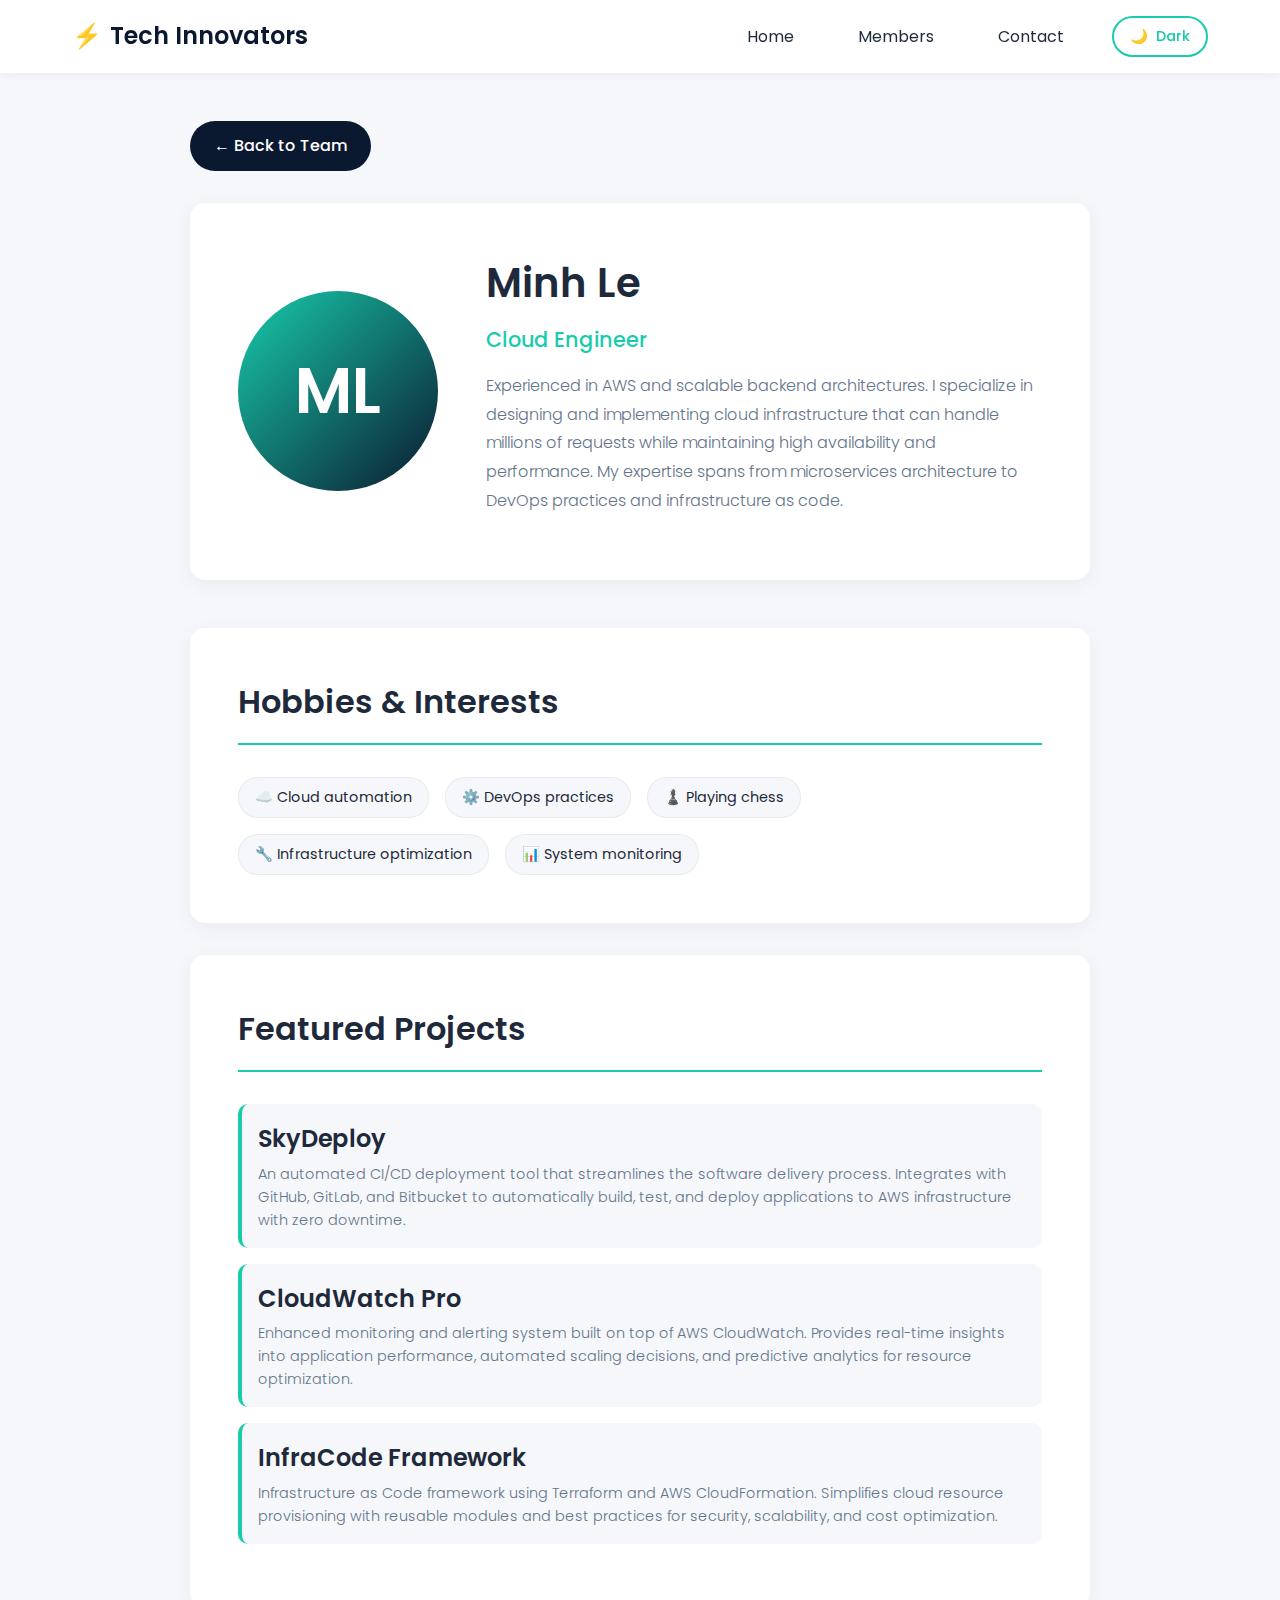
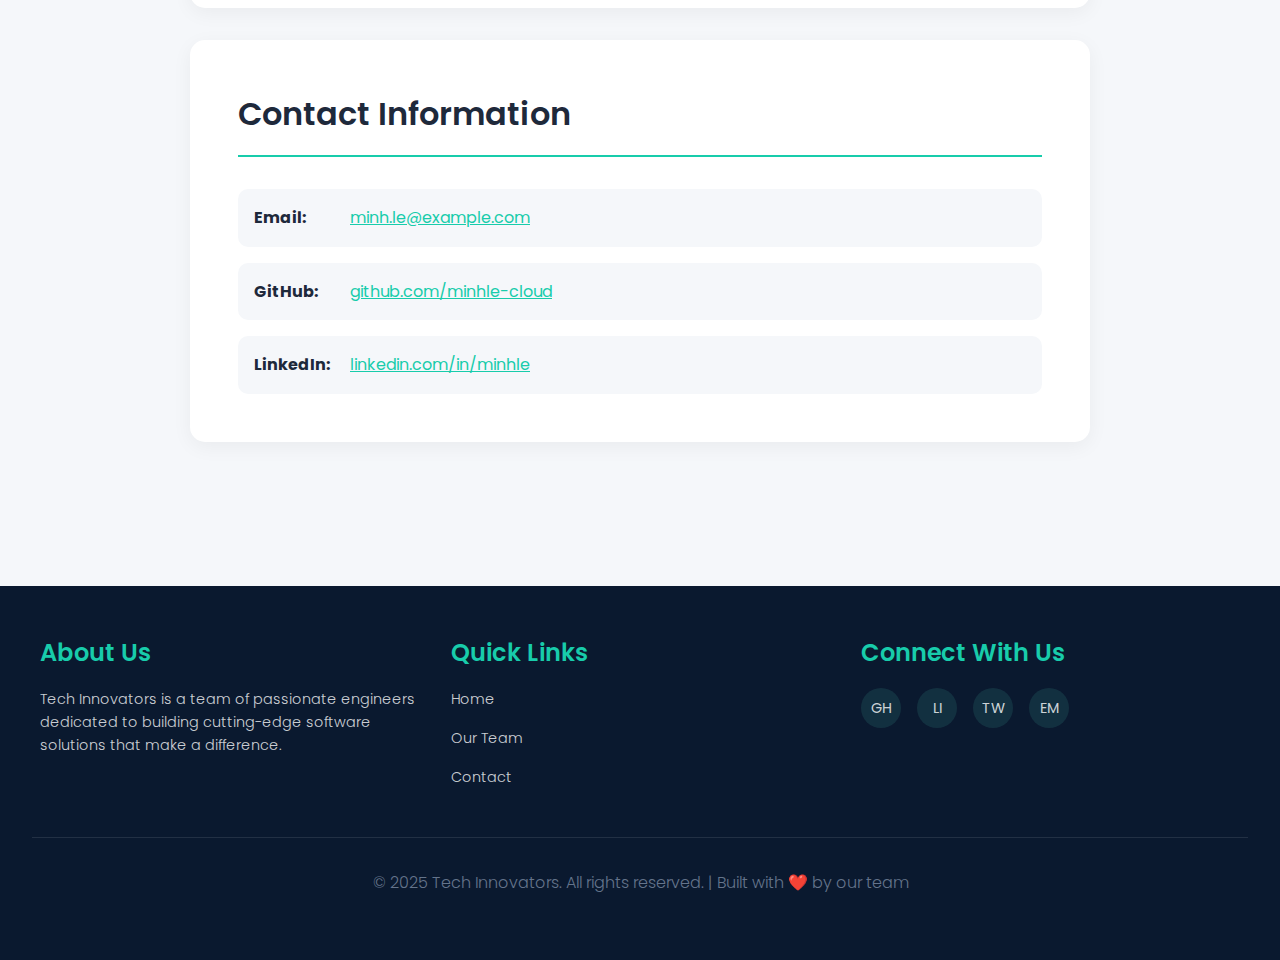
<file: members/member3.html>
<!DOCTYPE html>
<html lang="en">
<head>
    <meta charset="UTF-8">
    <meta name="viewport" content="width=device-width, initial-scale=1.0">
    <meta name="description" content="Minh Le - Cloud Engineer experienced in AWS and scalable backend architectures.">
    <meta name="keywords" content="cloud engineer, AWS, backend architecture, DevOps, Minh Le">
    <meta name="author" content="Tech Innovators Team">
    
    <title>Minh Le - Cloud Engineer | Tech Innovators</title>
    
    <!-- CSS -->
    <link rel="stylesheet" href="../css/style.css">
</head>
<body>
    <!-- Header & Navigation -->
    <header role="banner">
        <nav role="navigation" aria-label="Main navigation">
            <div class="logo">
                <span>⚡</span> Tech Innovators
            </div>
            
            <ul class="nav-links" id="navLinks">
                <li><a href="../index.html">Home</a></li>
                <li><a href="../index.html#team">Members</a></li>
                <li><a href="../index.html#contact">Contact</a></li>
                <li>
                    <button class="theme-toggle" id="themeToggle" aria-label="Toggle dark mode">
                        <span id="themeIcon">🌙</span>
                        <span id="themeText">Dark</span>
                    </button>
                </li>
            </ul>
            
            <div class="menu-toggle" id="menuToggle" aria-label="Toggle menu">
                <span></span>
                <span></span>
                <span></span>
            </div>
        </nav>
    </header>

    <!-- Main Content -->
    <main role="main">
        <div class="profile-container">
            <a href="../index.html" class="back-btn">
                ← Back to Team
            </a>

            <!-- Profile Header -->
            <div class="profile-header">
                <div class="profile-image" aria-hidden="true">
                    ML
                </div>
                <div class="profile-info">
                    <h1>Minh Le</h1>
                    <p class="profile-role">Cloud Engineer</p>
                    <p class="profile-bio">
                        Experienced in AWS and scalable backend architectures. I specialize in 
                        designing and implementing cloud infrastructure that can handle millions 
                        of requests while maintaining high availability and performance. My expertise 
                        spans from microservices architecture to DevOps practices and infrastructure as code.
                    </p>
                </div>
            </div>

            <!-- Hobbies Section -->
            <section class="profile-section" aria-labelledby="hobbies-heading">
                <h2 id="hobbies-heading">Hobbies & Interests</h2>
                <ul class="hobbies-list">
                    <li>☁️ Cloud automation</li>
                    <li>⚙️ DevOps practices</li>
                    <li>♟️ Playing chess</li>
                    <li>🔧 Infrastructure optimization</li>
                    <li>📊 System monitoring</li>
                </ul>
            </section>

            <!-- Projects Section -->
            <section class="profile-section" aria-labelledby="projects-heading">
                <h2 id="projects-heading">Featured Projects</h2>
                <ul class="projects-list">
                    <li class="project-item">
                        <h3>SkyDeploy</h3>
                        <p>
                            An automated CI/CD deployment tool that streamlines the software delivery 
                            process. Integrates with GitHub, GitLab, and Bitbucket to automatically 
                            build, test, and deploy applications to AWS infrastructure with zero downtime.
                        </p>
                    </li>
                    <li class="project-item">
                        <h3>CloudWatch Pro</h3>
                        <p>
                            Enhanced monitoring and alerting system built on top of AWS CloudWatch. 
                            Provides real-time insights into application performance, automated scaling 
                            decisions, and predictive analytics for resource optimization.
                        </p>
                    </li>
                    <li class="project-item">
                        <h3>InfraCode Framework</h3>
                        <p>
                            Infrastructure as Code framework using Terraform and AWS CloudFormation. 
                            Simplifies cloud resource provisioning with reusable modules and best 
                            practices for security, scalability, and cost optimization.
                        </p>
                    </li>
                </ul>
            </section>

            <!-- Contact Section -->
            <section class="profile-section" aria-labelledby="contact-heading">
                <h2 id="contact-heading">Contact Information</h2>
                <div class="contact-info">
                    <div class="contact-item">
                        <strong>Email:</strong>
                        <a href="mailto:minh.le@example.com">minh.le@example.com</a>
                    </div>
                    <div class="contact-item">
                        <strong>GitHub:</strong>
                        <a href="https://github.com/minhle-cloud" target="_blank" rel="noopener noreferrer">github.com/minhle-cloud</a>
                    </div>
                    <div class="contact-item">
                        <strong>LinkedIn:</strong>
                        <a href="https://linkedin.com/in/minhle" target="_blank" rel="noopener noreferrer">linkedin.com/in/minhle</a>
                    </div>
                </div>
            </section>
        </div>
    </main>

    <!-- Footer -->
    <footer role="contentinfo">
        <div class="footer-content">
            <div class="footer-section">
                <h3>About Us</h3>
                <p>Tech Innovators is a team of passionate engineers dedicated to building cutting-edge software solutions that make a difference.</p>
            </div>
            
            <div class="footer-section">
                <h3>Quick Links</h3>
                <p><a href="../index.html">Home</a></p>
                <p><a href="../index.html#team">Our Team</a></p>
                <p><a href="../index.html#contact">Contact</a></p>
            </div>
            
            <div class="footer-section">
                <h3>Connect With Us</h3>
                <ul class="social-links">
                    <li><a href="#" aria-label="GitHub">GH</a></li>
                    <li><a href="#" aria-label="LinkedIn">LI</a></li>
                    <li><a href="#" aria-label="Twitter">TW</a></li>
                    <li><a href="#" aria-label="Email">EM</a></li>
                </ul>
            </div>
        </div>
        
        <div class="footer-bottom">
            <p>&copy; 2025 Tech Innovators. All rights reserved. | Built with ❤️ by our team</p>
        </div>
    </footer>

    <!-- JavaScript -->
    <script src="../js/script.js"></script>
</body>
</html>
</file>
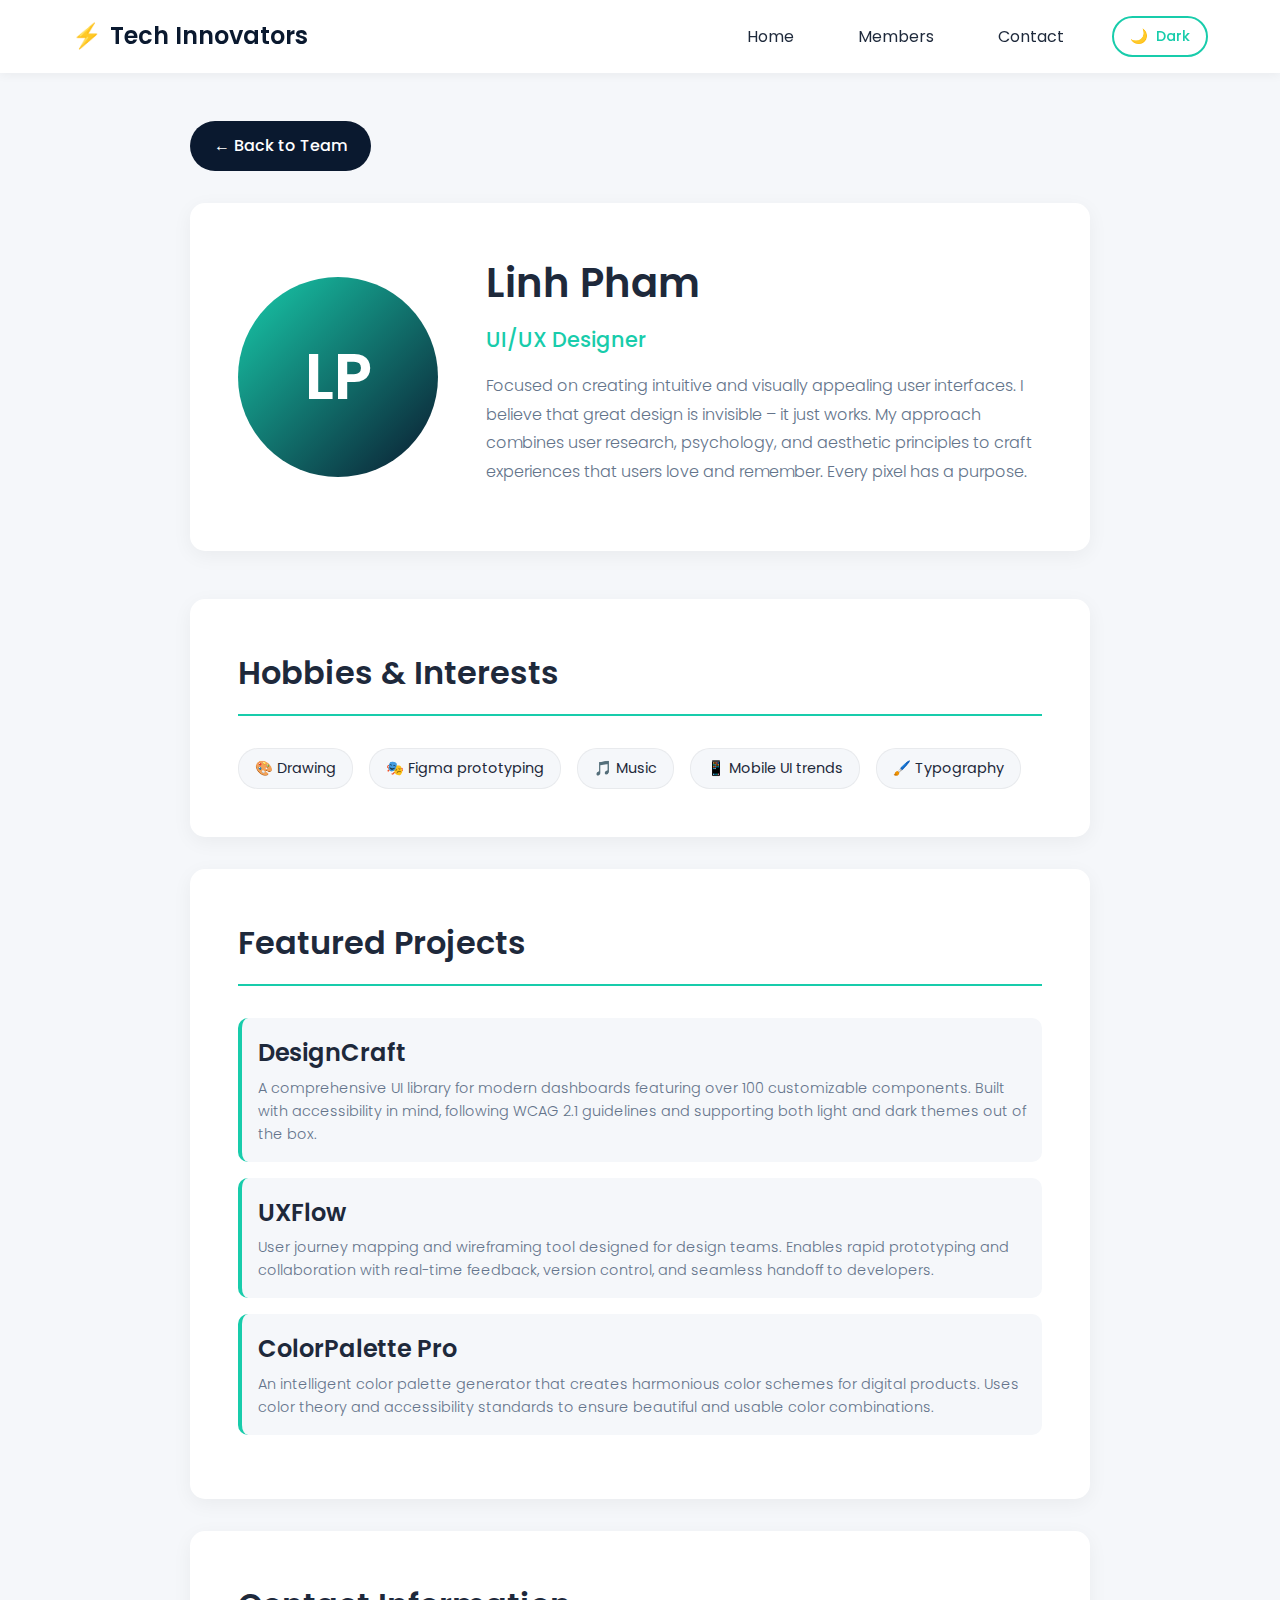
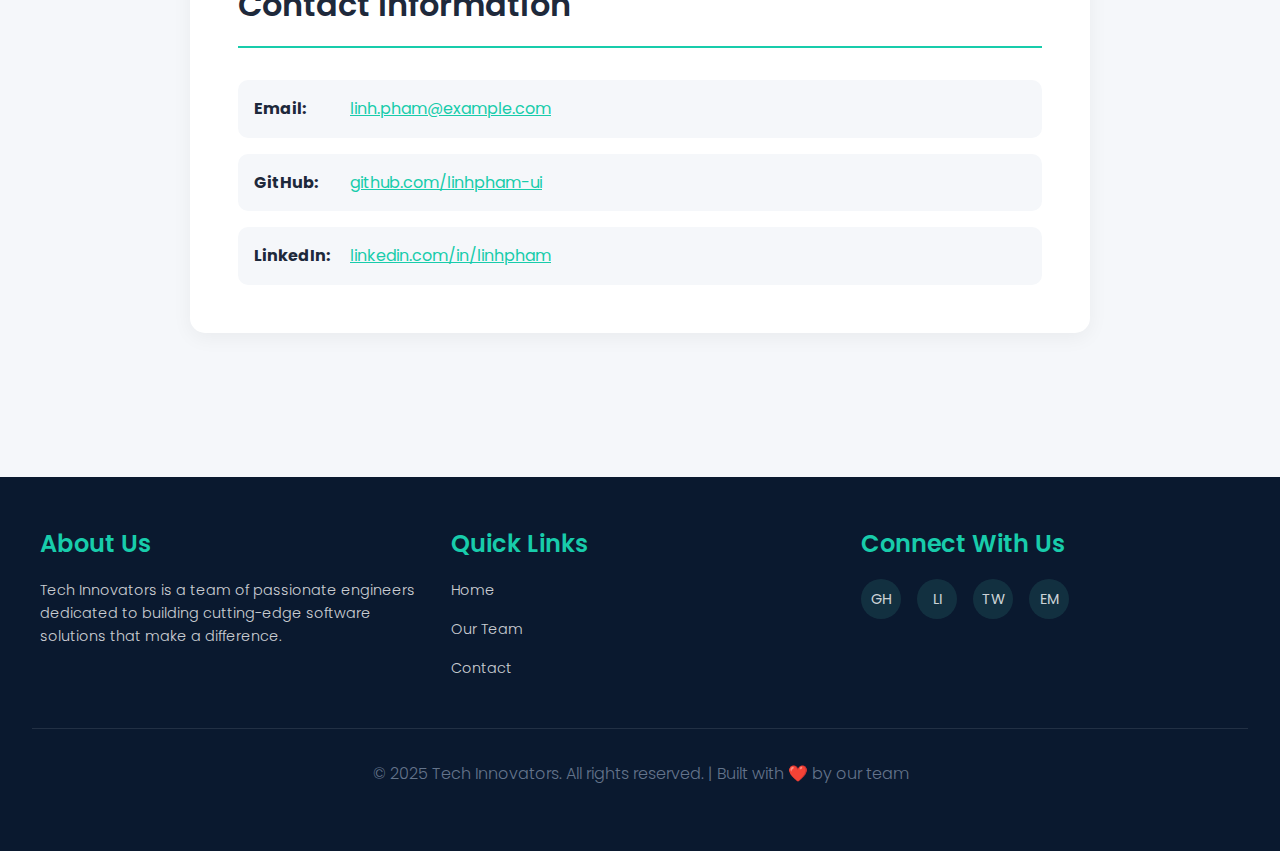
<file: members/member4.html>
<!DOCTYPE html>
<html lang="en">
<head>
    <meta charset="UTF-8">
    <meta name="viewport" content="width=device-width, initial-scale=1.0">
    <meta name="description" content="Linh Pham - UI/UX Designer focused on creating intuitive and visually appealing user interfaces.">
    <meta name="keywords" content="UI/UX designer, user interface, user experience, design, Linh Pham">
    <meta name="author" content="Tech Innovators Team">
    
    <title>Linh Pham - UI/UX Designer | Tech Innovators</title>
    
    <!-- CSS -->
    <link rel="stylesheet" href="../css/style.css">
</head>
<body>
    <!-- Header & Navigation -->
    <header role="banner">
        <nav role="navigation" aria-label="Main navigation">
            <div class="logo">
                <span>⚡</span> Tech Innovators
            </div>
            
            <ul class="nav-links" id="navLinks">
                <li><a href="../index.html">Home</a></li>
                <li><a href="../index.html#team">Members</a></li>
                <li><a href="../index.html#contact">Contact</a></li>
                <li>
                    <button class="theme-toggle" id="themeToggle" aria-label="Toggle dark mode">
                        <span id="themeIcon">🌙</span>
                        <span id="themeText">Dark</span>
                    </button>
                </li>
            </ul>
            
            <div class="menu-toggle" id="menuToggle" aria-label="Toggle menu">
                <span></span>
                <span></span>
                <span></span>
            </div>
        </nav>
    </header>

    <!-- Main Content -->
    <main role="main">
        <div class="profile-container">
            <a href="../index.html" class="back-btn">
                ← Back to Team
            </a>

            <!-- Profile Header -->
            <div class="profile-header">
                <div class="profile-image" aria-hidden="true">
                    LP
                </div>
                <div class="profile-info">
                    <h1>Linh Pham</h1>
                    <p class="profile-role">UI/UX Designer</p>
                    <p class="profile-bio">
                        Focused on creating intuitive and visually appealing user interfaces. 
                        I believe that great design is invisible – it just works. My approach 
                        combines user research, psychology, and aesthetic principles to craft 
                        experiences that users love and remember. Every pixel has a purpose.
                    </p>
                </div>
            </div>

            <!-- Hobbies Section -->
            <section class="profile-section" aria-labelledby="hobbies-heading">
                <h2 id="hobbies-heading">Hobbies & Interests</h2>
                <ul class="hobbies-list">
                    <li>🎨 Drawing</li>
                    <li>🎭 Figma prototyping</li>
                    <li>🎵 Music</li>
                    <li>📱 Mobile UI trends</li>
                    <li>🖌️ Typography</li>
                </ul>
            </section>

            <!-- Projects Section -->
            <section class="profile-section" aria-labelledby="projects-heading">
                <h2 id="projects-heading">Featured Projects</h2>
                <ul class="projects-list">
                    <li class="project-item">
                        <h3>DesignCraft</h3>
                        <p>
                            A comprehensive UI library for modern dashboards featuring over 100 
                            customizable components. Built with accessibility in mind, following 
                            WCAG 2.1 guidelines and supporting both light and dark themes out of the box.
                        </p>
                    </li>
                    <li class="project-item">
                        <h3>UXFlow</h3>
                        <p>
                            User journey mapping and wireframing tool designed for design teams. 
                            Enables rapid prototyping and collaboration with real-time feedback, 
                            version control, and seamless handoff to developers.
                        </p>
                    </li>
                    <li class="project-item">
                        <h3>ColorPalette Pro</h3>
                        <p>
                            An intelligent color palette generator that creates harmonious color 
                            schemes for digital products. Uses color theory and accessibility 
                            standards to ensure beautiful and usable color combinations.
                        </p>
                    </li>
                </ul>
            </section>

            <!-- Contact Section -->
            <section class="profile-section" aria-labelledby="contact-heading">
                <h2 id="contact-heading">Contact Information</h2>
                <div class="contact-info">
                    <div class="contact-item">
                        <strong>Email:</strong>
                        <a href="mailto:linh.pham@example.com">linh.pham@example.com</a>
                    </div>
                    <div class="contact-item">
                        <strong>GitHub:</strong>
                        <a href="https://github.com/linhpham-ui" target="_blank" rel="noopener noreferrer">github.com/linhpham-ui</a>
                    </div>
                    <div class="contact-item">
                        <strong>LinkedIn:</strong>
                        <a href="https://linkedin.com/in/linhpham" target="_blank" rel="noopener noreferrer">linkedin.com/in/linhpham</a>
                    </div>
                </div>
            </section>
        </div>
    </main>

    <!-- Footer -->
    <footer role="contentinfo">
        <div class="footer-content">
            <div class="footer-section">
                <h3>About Us</h3>
                <p>Tech Innovators is a team of passionate engineers dedicated to building cutting-edge software solutions that make a difference.</p>
            </div>
            
            <div class="footer-section">
                <h3>Quick Links</h3>
                <p><a href="../index.html">Home</a></p>
                <p><a href="../index.html#team">Our Team</a></p>
                <p><a href="../index.html#contact">Contact</a></p>
            </div>
            
            <div class="footer-section">
                <h3>Connect With Us</h3>
                <ul class="social-links">
                    <li><a href="#" aria-label="GitHub">GH</a></li>
                    <li><a href="#" aria-label="LinkedIn">LI</a></li>
                    <li><a href="#" aria-label="Twitter">TW</a></li>
                    <li><a href="#" aria-label="Email">EM</a></li>
                </ul>
            </div>
        </div>
        
        <div class="footer-bottom">
            <p>&copy; 2025 Tech Innovators. All rights reserved. | Built with ❤️ by our team</p>
        </div>
    </footer>

    <!-- JavaScript -->
    <script src="../js/script.js"></script>
</body>
</html>
</file>
<file: style.css>
body {
    background-image: url('img/logo.png'), url('img/bg.png');
    background-repeat: no-repeat, no-repeat;
    background-position: right 20px top 20px, center center;
    background-attachment: fixed, fixed;
    background-size: 200px, cover;
    margin: 0;
    font-family: -apple-system, BlinkMacSystemFont, "Segoe UI", Roboto, Helvetica, Arial, sans-serif;
    color: #333;
    display: flex; 
    min-height: 100vh;
}

/* --- Sidebar và nội dung chính --- */
.sidebar {
    /* fixed width and prevent flex growth so sidebar stays identical across pages */
    width: 300px;
    flex: 0 0 300px;
    max-width: 300px;
    background-color: #1e3a8a;
    color: #ffffff;
    display: flex;
    flex-direction: column;
    padding: 24px;
    height: 100vh;
    box-sizing: border-box; 
    position: sticky; 
    top: 0;
    text-align: center;
}

.main-content {
    flex-grow: 1;
    /* allow main content to shrink when needed (prevents forcing sidebar to resize) */
    min-width: 0;
    padding: 40px;
}

/* --- Hồ sơ người dùng --- */
.user-profile {
    text-align: center;
    margin-bottom: 40px;
}

.user-profile .avatar {
    width: 112px;
    height: 112px;
    border-radius: 50%;
    display: block;          
    margin: 0 auto 16px;
    border: 4px solid rgba(255, 255, 255, 0.5);
    object-fit: cover;
    background-color: white;
    line-height: 0;          
}

.user-profile h1 {
    font-size: 1.25rem;
    font-weight: bold;
    margin: 0;
}

.user-profile p {
    font-size: 0.875rem;
    color: #d1d5db; 
    margin: 4px 0 0;
}

/* --- Điều hướng Sidebar --- */
 .sidebar-nav ul {
    list-style: none; 
    padding: 0;
    margin: 0;
}

.sidebar-nav a {
    display: flex;
    align-items: center;
    padding: 12px 16px;
    border-radius: 8px;
    font-weight: 500;
    font-size: large; 
    text-decoration: none;
    color: #ffffff;
    transition: all 0.3s ease;
}

.sidebar-nav a i {
    width: 24px;
    margin-right: 12px;
    text-align: center;
}

.sidebar-nav a:hover {
    background-color: #1e40af;
    transform: translateX(5px);
}
.sidebar-footer {
    margin-top: auto; 
    text-align: center;
    color: #9ca3af; 
    font-size: 15px;
}

.sidebar-footer a {
    color: #ffffff; 
    text-decoration: none;
    margin: 0 5px;
}
/* --- Liên kết mạng xã hội --- */
.social-links-container {
    margin-top: auto;
}

.social-links-container p {
    text-align: center;
    font-size: 0.75rem;
    color: #9ca3af;
    margin-bottom: 16px;
}

.social-links {
    display: flex;
    justify-content: center;
}

.social-links a {
    margin: 0 8px;
    color: #d1d5db;
    transition: color 0.2s ease-in-out;
}

.social-links a:hover {
    color: #ffffff;
}

/* --- Nội dung chính --- */
.main-content footer {
    position: fixed;
    bottom: 0;
    right: 0;
    padding: 10px 15px;
}

.main-content h1 {
    color:#1e3a8a
}

.main-content h2 {
    color:#1e3a8a;
    border-bottom: 2px solid #e0e0e0;
    padding-bottom: 10px;
}

.main-content p,
.main-content ul {
    font-size: 20px;
}

/* --- Khung nội dung chính --- */
.content-card {
    background-color: rgba(255, 255, 255, 0.95); 
    border-radius: 12px;
    padding: 30px 40px;
    box-shadow: 0 4px 12px rgba(0, 0, 0, 0.05);
    max-width: calc(100% - 240px); 
    margin-top: 60px;
}
/*--- Members page --- */

.member-list-vertical {
    display: grid;
    /* Tự động tạo cột, mỗi cột rộng tối thiểu 200px */
    grid-template-columns: repeat(auto-fill, minmax(200px, 1fr));
    gap: 25px; /* Khoảng cách giữa các thẻ */
    margin-top: 25px;
}

.member-card-vertical {
    border: 1px solid #e0e0e0;
    border-radius: 8px; /* Bo góc giống content-card */
    box-shadow: 0 4px 12px rgba(0, 0, 0, 0.05); /* Bóng đổ giống content-card */
    overflow: hidden; /* Giúp bo góc cho ảnh bên trong */
    text-align: center;
    transition: all 0.3s ease;
}

.member-card-vertical:hover {
    transform: translateY(-5px);
    box-shadow: 0 6px 16px rgba(0, 0, 0, 0.1);
}

.member-photo {
    width: 100%;
    height: 220px; /* Đặt chiều cao cố định cho ảnh */
    object-fit: cover; /* Đảm bảo ảnh lấp đầy, không bị méo */
    display: block;
}

.member-info {
    padding: 20px 15px; /* Khoảng đệm cho tên bên dưới */
}

.member-link {
    font-size: 1.15rem;
    font-weight: 600;
    color: #1e3a8a; /* Màu xanh chủ đạo */
    text-decoration: none;
}

.member-link:hover {
    text-decoration: underline; /* Gạch chân khi hover vào link */
}

/* Responsive adjustments: collapse sidebar on small screens */
@media (max-width: 800px) {
    /* stack sidebar above content on narrow screens */
    body {
        display: block;
    }

    .sidebar {
        width: 100%;
        height: auto;
        position: relative;
        padding: 16px;
        flex: 0 0 auto;
        max-width: none;
    }

    .main-content {
        padding: 16px;
    }

    .content-card {
        max-width: 100%;
        margin-top: 20px;
        padding: 20px;
    }
}
</file>
<file: css/style.css>
/* ===================================
   Team Introduction Website - CSS
   Modern Tech & Innovation Theme
   =================================== */

/* Google Fonts Import */
@import url('https://fonts.googleapis.com/css2?family=Poppins:wght@300;400;600&display=swap');

/* ===================================
   CSS Variables & Color Palette
   =================================== */
:root {
    /* Colors */
    --primary-color: #0A192F;
    --secondary-color: #18ccab;
    --background-color: #F5F7FA;
    --text-primary: #1E293B;
    --text-secondary: #64748B;
    --card-background: #FFFFFF;
    --shadow-light: rgba(0, 0, 0, 0.05);
    --shadow-medium: rgba(0, 0, 0, 0.1);
    --shadow-heavy: rgba(0, 0, 0, 0.15);
    
    /* Typography */
    --font-family: 'Poppins', sans-serif;
    --h1-size: 2.5rem;
    --h2-size: 2rem;
    --h3-size: 1.5rem;
    --p-size: 1rem;
    --small-size: 0.875rem;
    
    /* Spacing */
    --spacing-xs: 0.5rem;
    --spacing-sm: 1rem;
    --spacing-md: 2rem;
    --spacing-lg: 3rem;
    --spacing-xl: 4rem;
    
    /* Transitions */
    --transition-speed: 0.3s;
}

/* Dark Mode Variables - Eye-Friendly Developer Theme */
body.dark-mode {
    --primary-color: #58A6FF;
    --secondary-color: #79C0FF;
    --background-color: #0D1117;
    --text-primary: #E6EDF3;
    --text-secondary: #8B949E;
    --card-background: #161B22;
    --shadow-light: rgba(0, 0, 0, 0.2);
    --shadow-medium: rgba(0, 0, 0, 0.3);
    --shadow-heavy: rgba(0, 0, 0, 0.4);
}

/* ===================================
   Global Styles & Reset
   =================================== */
* {
    margin: 0;
    padding: 0;
    box-sizing: border-box;
}

html {
    scroll-behavior: smooth;
    font-size: 16px;
}

body {
    font-family: var(--font-family);
    background-color: var(--background-color);
    color: var(--text-primary);
    line-height: 1.6;
    transition: background-color var(--transition-speed), color var(--transition-speed);
}

/* ===================================
   Typography
   =================================== */
h1 {
    font-size: var(--h1-size);
    font-weight: 600;
    margin-bottom: var(--spacing-sm);
    color: var(--text-primary);
}

h2 {
    font-size: var(--h2-size);
    font-weight: 600;
    margin-bottom: var(--spacing-sm);
    color: var(--text-primary);
}

h3 {
    font-size: var(--h3-size);
    font-weight: 600;
    margin-bottom: var(--spacing-xs);
    color: var(--text-primary);
}

p {
    font-size: var(--p-size);
    font-weight: 300;
    color: var(--text-secondary);
    margin-bottom: var(--spacing-sm);
}

a {
    text-decoration: none;
    color: inherit;
    transition: color var(--transition-speed);
}

/* ===================================
   Header & Navigation
   =================================== */
header {
    background-color: var(--card-background);
    box-shadow: 0 2px 10px var(--shadow-light);
    position: sticky;
    top: 0;
    z-index: 1000;
    transition: background-color var(--transition-speed);
}

nav {
    max-width: 1200px;
    margin: 0 auto;
    padding: var(--spacing-sm) var(--spacing-md);
    display: flex;
    justify-content: space-between;
    align-items: center;
}

.logo {
    font-size: 1.5rem;
    font-weight: 600;
    color: var(--primary-color);
    display: flex;
    align-items: center;
    gap: 0.5rem;
}

.logo span {
    color: var(--secondary-color);
}

.nav-links {
    display: flex;
    list-style: none;
    gap: var(--spacing-md);
    align-items: center;
}

.nav-links a {
    color: var(--text-primary);
    font-weight: 400;
    padding: 0.5rem 1rem;
    border-radius: 5px;
    transition: all var(--transition-speed);
}

.nav-links a:hover,
.nav-links a.active {
    color: var(--secondary-color);
    background-color: var(--shadow-light);
}

/* Dark Mode Toggle Button */
.theme-toggle {
    background: none;
    border: 2px solid var(--secondary-color);
    color: var(--secondary-color);
    padding: 0.5rem 1rem;
    border-radius: 25px;
    cursor: pointer;
    font-family: var(--font-family);
    font-size: 0.9rem;
    font-weight: 500;
    transition: all var(--transition-speed);
    display: flex;
    align-items: center;
    gap: 0.5rem;
}

.theme-toggle:hover {
    background-color: var(--secondary-color);
    color: var(--primary-color);
    transform: translateY(-2px);
}

/* Mobile Menu Toggle */
.menu-toggle {
    display: none;
    flex-direction: column;
    cursor: pointer;
    gap: 5px;
}

.menu-toggle span {
    width: 25px;
    height: 3px;
    background-color: var(--text-primary);
    transition: all var(--transition-speed);
}

/* Dark Mode Navigation Enhancements - Eye-Friendly */
body.dark-mode .nav-links a {
    color: #C9D1D9;
}

body.dark-mode .nav-links a:hover,
body.dark-mode .nav-links a.active {
    color: #58A6FF;
    background-color: rgba(88, 166, 255, 0.15);
}

body.dark-mode .logo {
    color: #58A6FF;
}

body.dark-mode .logo span {
    color: #79C0FF;
}

body.dark-mode .theme-toggle {
    border-color: #58A6FF;
    color: #58A6FF;
}

body.dark-mode .theme-toggle:hover {
    background-color: #58A6FF;
    color: #0D1117;
}

body.dark-mode header {
    border-bottom: 1px solid #30363D;
}

/* ===================================
   Hero Section
   ===================================*/
.hero {
    background: linear-gradient(135deg, var(--primary-color) 0%, #1a3a5c 100%);
    color: #FFFFFF;
    padding: var(--spacing-xl) var(--spacing-md);
    text-align: center;
    position: relative;
    overflow: hidden;
}

.hero::before {
    content: '';
    position: absolute;
    top: 0;
    left: 0;
    right: 0;
    bottom: 0;
    background: url('data:image/svg+xml,<svg width="100" height="100" xmlns="http://www.w3.org/2000/svg"><rect fill="rgba(100,255,218,0.05)" width="50" height="50"/><rect fill="rgba(100,255,218,0.05)" x="50" y="50" width="50" height="50"/></svg>');
    opacity: 0.1;
}

.hero-content {
    max-width: 800px;
    margin: 0 auto;
    position: relative;
    z-index: 1;
}

.hero h1 {
    color: #FFFFFF;
    font-size: 3rem;
    margin-bottom: var(--spacing-md);
    animation: fadeInDown 1s ease-out;
}

.hero p {
    color: rgba(255, 255, 255, 0.9);
    font-size: 1.2rem;
    margin-bottom: var(--spacing-md);
    animation: fadeInUp 1s ease-out 0.2s both;
}

.hero-subtitle {
    color: var(--secondary-color);
    font-size: 1.1rem;
    font-weight: 400;
    animation: fadeInUp 1s ease-out 0.4s both;
}

/* Dark Mode Hero Adjustments */
body.dark-mode .hero {
    background: linear-gradient(135deg, #0D1117 0%, #1C2128 100%);
}

body.dark-mode .hero-subtitle {
    color: #79C0FF;
}

/* ===================================
   Main Content Container
   ===================================*/
main {
    max-width: 1200px;
    margin: 0 auto;
    padding: var(--spacing-lg) var(--spacing-md);
}

section {
    margin-bottom: var(--spacing-xl);
}

.section-title {
    text-align: center;
    margin-bottom: var(--spacing-lg);
    position: relative;
    padding-bottom: var(--spacing-sm);
}

.section-title::after {
    content: '';
    position: absolute;
    bottom: 0;
    left: 50%;
    transform: translateX(-50%);
    width: 60px;
    height: 4px;
    background: linear-gradient(90deg, var(--secondary-color), var(--primary-color));
    border-radius: 2px;
}

/* ===================================
   Team Grid
   =================================== */
.team-grid {
    display: grid;
    grid-template-columns: repeat(auto-fit, minmax(280px, 1fr));
    gap: var(--spacing-md);
    margin-top: var(--spacing-lg);
}

.member-card {
    background-color: var(--card-background);
    border-radius: 15px;
    padding: var(--spacing-md);
    box-shadow: 0 5px 20px var(--shadow-light);
    transition: all var(--transition-speed);
    text-align: center;
    position: relative;
    overflow: hidden;
    opacity: 0;
    transform: translateY(30px);
}

.member-card.fade-in {
    animation: fadeInUp 0.6s ease-out forwards;
}

.member-card::before {
    content: '';
    position: absolute;
    top: 0;
    left: 0;
    right: 0;
    height: 5px;
    background: linear-gradient(90deg, var(--secondary-color), var(--primary-color));
    transform: scaleX(0);
    transition: transform var(--transition-speed);
}

.member-card:hover {
    transform: translateY(-10px);
    box-shadow: 0 15px 40px var(--shadow-medium);
}

.member-card:hover::before {
    transform: scaleX(1);
}

.member-image {
    width: 150px;
    height: 150px;
    border-radius: 50%;
    margin: 0 auto var(--spacing-sm);
    background: linear-gradient(135deg, var(--secondary-color), var(--primary-color));
    display: flex;
    align-items: center;
    justify-content: center;
    font-size: 3rem;
    color: #FFFFFF;
    font-weight: 600;
    overflow: hidden;
    transition: transform var(--transition-speed);
}

.member-card:hover .member-image {
    transform: scale(1.1) rotate(5deg);
}

.member-image img {
    width: 100%;
    height: 100%;
    object-fit: cover;
}

.member-name {
    color: var(--text-primary);
    margin-bottom: var(--spacing-xs);
}

.member-role {
    color: var(--secondary-color);
    font-weight: 500;
    margin-bottom: var(--spacing-sm);
    font-size: 1.1rem;
}

.member-description {
    color: var(--text-secondary);
    font-size: 0.95rem;
    margin-bottom: var(--spacing-md);
    line-height: 1.6;
}

.view-profile-btn {
    display: inline-block;
    padding: 0.75rem 1.5rem;
    background-color: var(--secondary-color);
    color: var(--primary-color);
    border-radius: 25px;
    font-weight: 500;
    transition: all var(--transition-speed);
    border: 2px solid var(--secondary-color);
}

.view-profile-btn:hover {
    background-color: transparent;
    color: var(--secondary-color);
    transform: translateY(-2px);
    box-shadow: 0 5px 15px var(--shadow-medium);
}

/* Dark Mode Card Enhancements */
body.dark-mode .member-card {
    border: 1px solid #30363D;
}

body.dark-mode .member-card:hover {
    border-color: #58A6FF;
}

body.dark-mode .member-role {
    color: #79C0FF;
}

body.dark-mode .view-profile-btn {
    background-color: #58A6FF;
    color: #FFFFFF;
    border-color: #58A6FF;
}

body.dark-mode .view-profile-btn:hover {
    background-color: transparent;
    color: #58A6FF;
    border-color: #58A6FF;
}

/* ===================================
   Member Profile Page
   ===================================*/
.profile-container {
    max-width: 900px;
    margin: 0 auto;
}

.profile-header {
    background-color: var(--card-background);
    border-radius: 15px;
    padding: var(--spacing-lg);
    box-shadow: 0 5px 20px var(--shadow-light);
    display: flex;
    gap: var(--spacing-lg);
    align-items: center;
    margin-bottom: var(--spacing-lg);
    animation: fadeIn 0.8s ease-out;
}

.profile-image {
    width: 200px;
    height: 200px;
    border-radius: 50%;
    background: linear-gradient(135deg, var(--secondary-color), var(--primary-color));
    display: flex;
    align-items: center;
    justify-content: center;
    font-size: 4rem;
    color: #FFFFFF;
    font-weight: 600;
    flex-shrink: 0;
    overflow: hidden;
}

.profile-image img {
    width: 100%;
    height: 100%;
    object-fit: cover;
}

.profile-info h1 {
    margin-bottom: 0.5rem;
}

.profile-role {
    color: var(--secondary-color);
    font-size: 1.3rem;
    font-weight: 500;
    margin-bottom: var(--spacing-sm);
}

.profile-bio {
    color: var(--text-secondary);
    line-height: 1.8;
}

.profile-section {
    background-color: var(--card-background);
    border-radius: 15px;
    padding: var(--spacing-lg);
    box-shadow: 0 5px 20px var(--shadow-light);
    margin-bottom: var(--spacing-md);
    animation: fadeInUp 0.8s ease-out;
}

.profile-section h2 {
    border-bottom: 2px solid var(--secondary-color);
    padding-bottom: var(--spacing-sm);
    margin-bottom: var(--spacing-md);
}

.hobbies-list {
    display: flex;
    flex-wrap: wrap;
    gap: var(--spacing-sm);
    list-style: none;
}

.hobbies-list li {
    background-color: var(--background-color);
    padding: 0.5rem 1rem;
    border-radius: 20px;
    color: var(--text-primary);
    font-size: 0.9rem;
    border: 1px solid var(--shadow-light);
}

.projects-list {
    list-style: none;
}

.project-item {
    background-color: var(--background-color);
    padding: var(--spacing-sm);
    border-radius: 10px;
    margin-bottom: var(--spacing-sm);
    border-left: 4px solid var(--secondary-color);
    transition: all var(--transition-speed);
}

.project-item:hover {
    transform: translateX(10px);
    box-shadow: 0 5px 15px var(--shadow-light);
}

.project-item h3 {
    color: var(--text-primary);
    margin-bottom: 0.25rem;
}

.project-item p {
    margin: 0;
    font-size: 0.9rem;
}

.contact-info {
    display: flex;
    flex-direction: column;
    gap: var(--spacing-sm);
}

.contact-item {
    display: flex;
    align-items: center;
    gap: var(--spacing-sm);
    padding: var(--spacing-sm);
    background-color: var(--background-color);
    border-radius: 10px;
    transition: all var(--transition-speed);
}

.contact-item:hover {
    background-color: var(--secondary-color);
    color: var(--primary-color);
    transform: translateX(10px);
}

.contact-item strong {
    min-width: 80px;
}

.contact-item a {
    color: var(--secondary-color);
    text-decoration: underline;
}

.contact-item:hover a {
    color: var(--primary-color);
}

.back-btn {
    display: inline-flex;
    align-items: center;
    gap: 0.5rem;
    padding: 0.75rem 1.5rem;
    background-color: var(--primary-color);
    color: #FFFFFF;
    border-radius: 25px;
    font-weight: 500;
    transition: all var(--transition-speed);
    margin-bottom: var(--spacing-md);
}

.back-btn:hover {
    background-color: var(--secondary-color);
    color: var(--primary-color);
    transform: translateX(-5px);
}

/* ===================================
   Footer
   =================================== */
footer {
    background-color: var(--primary-color);
    color: #FFFFFF;
    padding: var(--spacing-lg) var(--spacing-md);
    margin-top: var(--spacing-xl);
}

.footer-content {
    max-width: 1200px;
    margin: 0 auto;
    display: grid;
    grid-template-columns: repeat(auto-fit, minmax(250px, 1fr));
    gap: var(--spacing-md);
}

.footer-section h3 {
    color: var(--secondary-color);
    margin-bottom: var(--spacing-sm);
}

.footer-section p,
.footer-section a {
    color: rgba(255, 255, 255, 0.8);
    font-size: 0.9rem;
}

.footer-section a:hover {
    color: var(--secondary-color);
}

.social-links {
    display: flex;
    gap: var(--spacing-sm);
    list-style: none;
}

.social-links a {
    display: inline-block;
    width: 40px;
    height: 40px;
    background-color: rgba(100, 255, 218, 0.1);
    border-radius: 50%;
    display: flex;
    align-items: center;
    justify-content: center;
    transition: all var(--transition-speed);
}

.social-links a:hover {
    background-color: var(--secondary-color);
    color: var(--primary-color);
    transform: translateY(-5px);
}

.footer-bottom {
    text-align: center;
    margin-top: var(--spacing-md);
    padding-top: var(--spacing-md);
    border-top: 1px solid rgba(255, 255, 255, 0.1);
    color: rgba(255, 255, 255, 0.7);
    font-size: 0.9rem;
}

/* ===================================
   Contact Form
   =================================== */
.contact-form {
    display: flex;
    flex-direction: column;
    gap: var(--spacing-sm);
}

.form-group {
    display: flex;
    flex-direction: column;
}

.form-group label {
    color: var(--text-primary);
    margin-bottom: 0.5rem;
    font-weight: 500;
}

.form-group input,
.form-group textarea {
    padding: 0.75rem;
    border: 2px solid var(--shadow-light);
    border-radius: 8px;
    font-family: var(--font-family);
    font-size: 1rem;
    background-color: var(--background-color);
    color: var(--text-primary);
    transition: all var(--transition-speed);
}

.form-group input:focus,
.form-group textarea:focus {
    outline: none;
    border-color: var(--secondary-color);
    box-shadow: 0 0 0 3px rgba(100, 255, 218, 0.1);
}

.submit-btn {
    padding: 0.75rem 2rem;
    background-color: var(--secondary-color);
    color: var(--primary-color);
    border: none;
    border-radius: 25px;
    font-family: var(--font-family);
    font-size: 1rem;
    font-weight: 600;
    cursor: pointer;
    transition: all var(--transition-speed);
}

.submit-btn:hover {
    background-color: var(--primary-color);
    color: var(--secondary-color);
    transform: translateY(-2px);
    box-shadow: 0 5px 15px var(--shadow-medium);
}

/* Dark Mode Form & Profile Enhancements */
body.dark-mode .form-group input,
body.dark-mode .form-group textarea {
    background-color: #0D1117;
    border-color: #30363D;
    color: #E6EDF3;
}

body.dark-mode .form-group input:focus,
body.dark-mode .form-group textarea:focus {
    border-color: #58A6FF;
    box-shadow: 0 0 0 3px rgba(88, 166, 255, 0.15);
}

body.dark-mode .submit-btn {
    background-color: #58A6FF;
    color: #FFFFFF;
}

body.dark-mode .submit-btn:hover {
    background-color: #79C0FF;
    color: #0D1117;
}

body.dark-mode .profile-header,
body.dark-mode .profile-section {
    border: 1px solid #30363D;
}

body.dark-mode .profile-role {
    color: #79C0FF;
}

body.dark-mode .hobbies-list li {
    background-color: #0D1117;
    border-color: #30363D;
}

body.dark-mode .project-item {
    background-color: #0D1117;
    border-left-color: #58A6FF;
}

body.dark-mode .contact-item {
    background-color: #0D1117;
}

body.dark-mode .contact-item:hover {
    background-color: #1C2128;
}

body.dark-mode .contact-item a {
    color: #58A6FF;
}

body.dark-mode .back-btn {
    background-color: #238636;
    color: #FFFFFF;
}

body.dark-mode .back-btn:hover {
    background-color: #2EA043;
}

body.dark-mode footer {
    background-color: #0D1117;
    border-top: 1px solid #30363D;
}

body.dark-mode .footer-section h3 {
    color: #79C0FF;
}

body.dark-mode .social-links a {
    background-color: rgba(88, 166, 255, 0.15);
}

body.dark-mode .social-links a:hover {
    background-color: #58A6FF;
    color: #0D1117;
}

/* ===================================
   Animations
   ===================================*/
@keyframes fadeIn {
    from {
        opacity: 0;
    }
    to {
        opacity: 1;
    }
}

@keyframes fadeInDown {
    from {
        opacity: 0;
        transform: translateY(-30px);
    }
    to {
        opacity: 1;
        transform: translateY(0);
    }
}

@keyframes fadeInUp {
    from {
        opacity: 0;
        transform: translateY(30px);
    }
    to {
        opacity: 1;
        transform: translateY(0);
    }
}

/* ===================================
   Responsive Design
   =================================== */

/* Tablet */
@media (max-width: 768px) {
    :root {
        --h1-size: 2rem;
        --h2-size: 1.5rem;
        --h3-size: 1.25rem;
    }
    
    .nav-links {
        position: fixed;
        top: 70px;
        left: -100%;
        flex-direction: column;
        background-color: var(--card-background);
        width: 100%;
        padding: var(--spacing-md);
        box-shadow: 0 5px 20px var(--shadow-medium);
        transition: left var(--transition-speed);
    }
    
    .nav-links.active {
        left: 0;
    }
    
    .menu-toggle {
        display: flex;
    }
    
    .menu-toggle.active span:nth-child(1) {
        transform: rotate(45deg) translate(8px, 8px);
    }
    
    .menu-toggle.active span:nth-child(2) {
        opacity: 0;
    }
    
    .menu-toggle.active span:nth-child(3) {
        transform: rotate(-45deg) translate(7px, -7px);
    }
    
    .hero h1 {
        font-size: 2rem;
    }
    
    .hero p {
        font-size: 1rem;
    }
    
    .team-grid {
        grid-template-columns: repeat(auto-fit, minmax(250px, 1fr));
    }
    
    .profile-header {
        flex-direction: column;
        text-align: center;
    }
    
    .footer-content {
        grid-template-columns: 1fr;
        text-align: center;
    }
    
    .social-links {
        justify-content: center;
    }
}

/* Mobile */
@media (max-width: 480px) {
    :root {
        --h1-size: 1.75rem;
        --h2-size: 1.25rem;
        --h3-size: 1.1rem;
        --spacing-md: 1.5rem;
        --spacing-lg: 2rem;
        --spacing-xl: 3rem;
    }
    
    nav {
        padding: var(--spacing-sm);
    }
    
    .hero {
        padding: var(--spacing-md) var(--spacing-sm);
    }
    
    main {
        padding: var(--spacing-md) var(--spacing-sm);
    }
    
    .team-grid {
        grid-template-columns: 1fr;
    }
    
    .member-image,
    .profile-image {
        width: 120px;
        height: 120px;
        font-size: 2.5rem;
    }
    
    .profile-header {
        padding: var(--spacing-md);
    }
    
    .profile-section {
        padding: var(--spacing-md);
    }
}

/* ===================================
   Utility Classes
   =================================== */
.text-center {
    text-align: center;
}

.mt-1 { margin-top: var(--spacing-sm); }
.mt-2 { margin-top: var(--spacing-md); }
.mt-3 { margin-top: var(--spacing-lg); }

.mb-1 { margin-bottom: var(--spacing-sm); }
.mb-2 { margin-bottom: var(--spacing-md); }
.mb-3 { margin-bottom: var(--spacing-lg); }

.hidden {
    display: none;
}

.fade-in {
    animation: fadeInUp 0.6s ease-out forwards;
}
</file>
